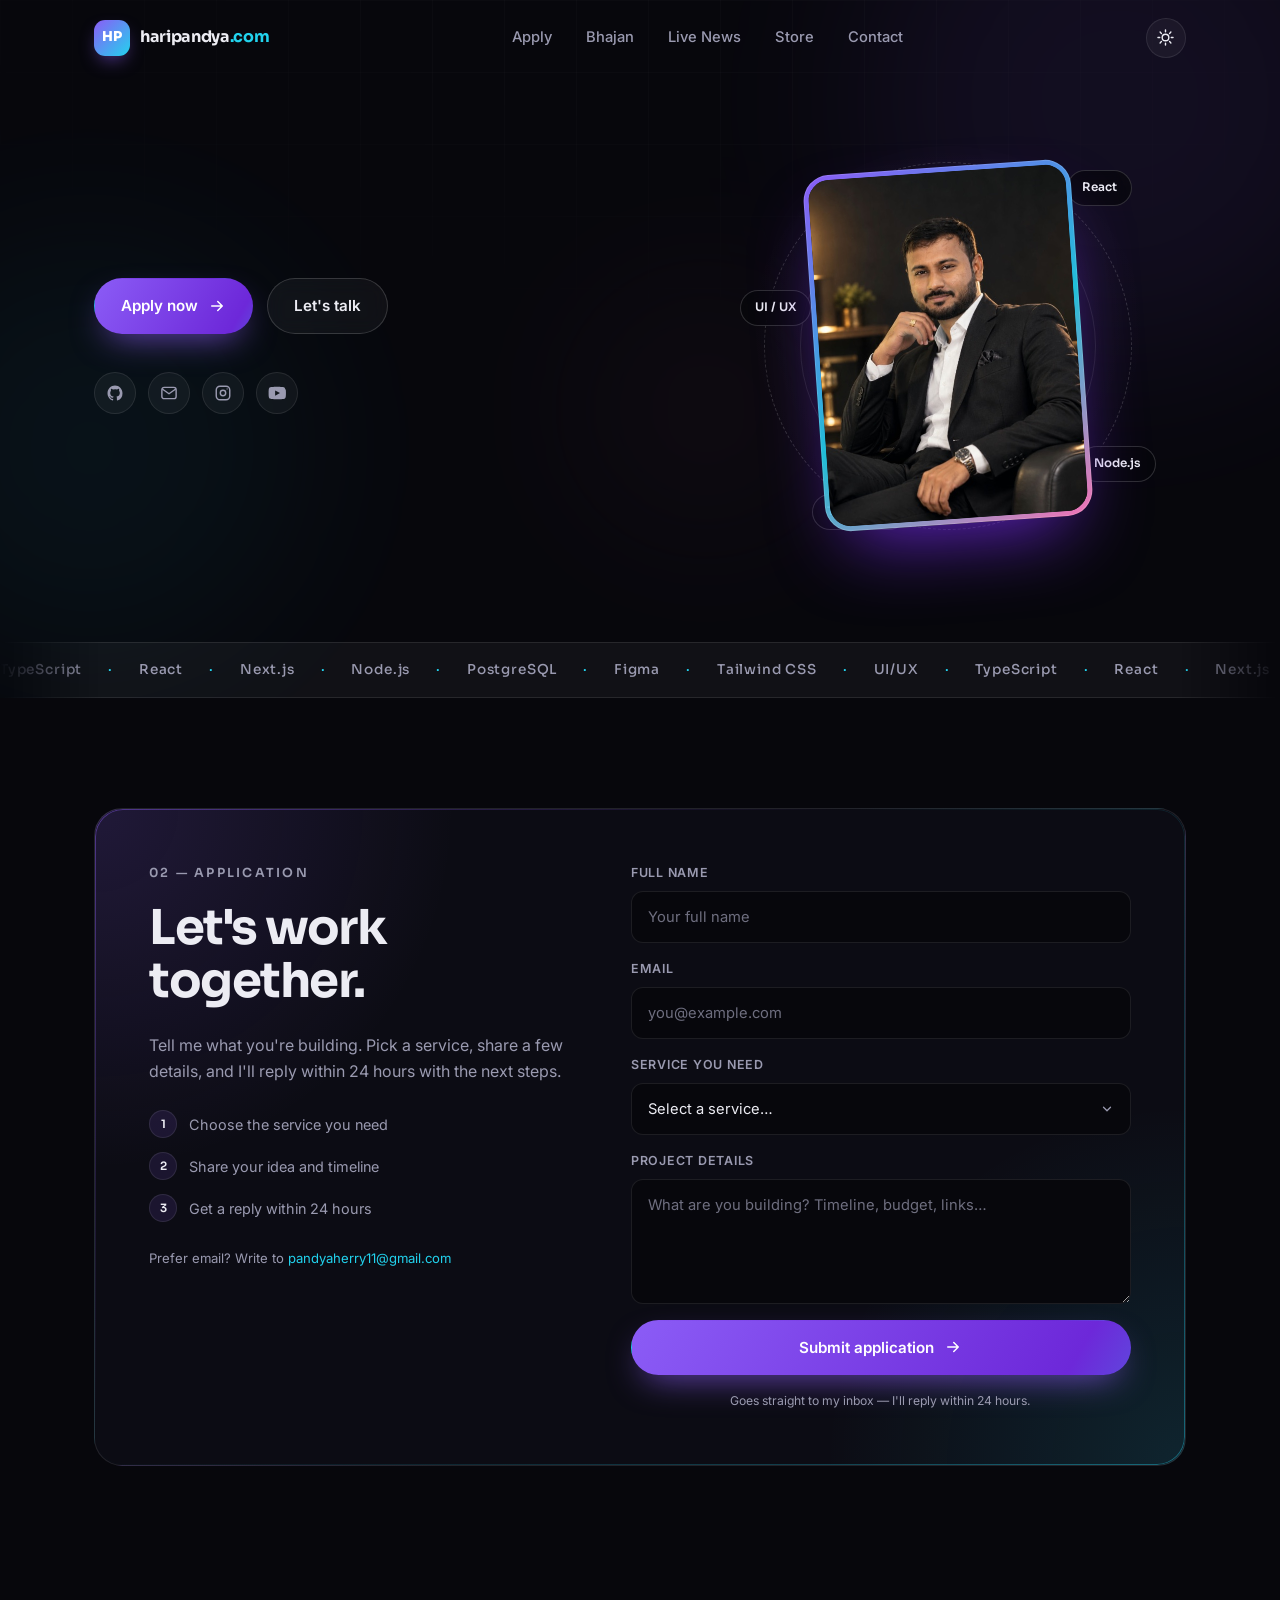
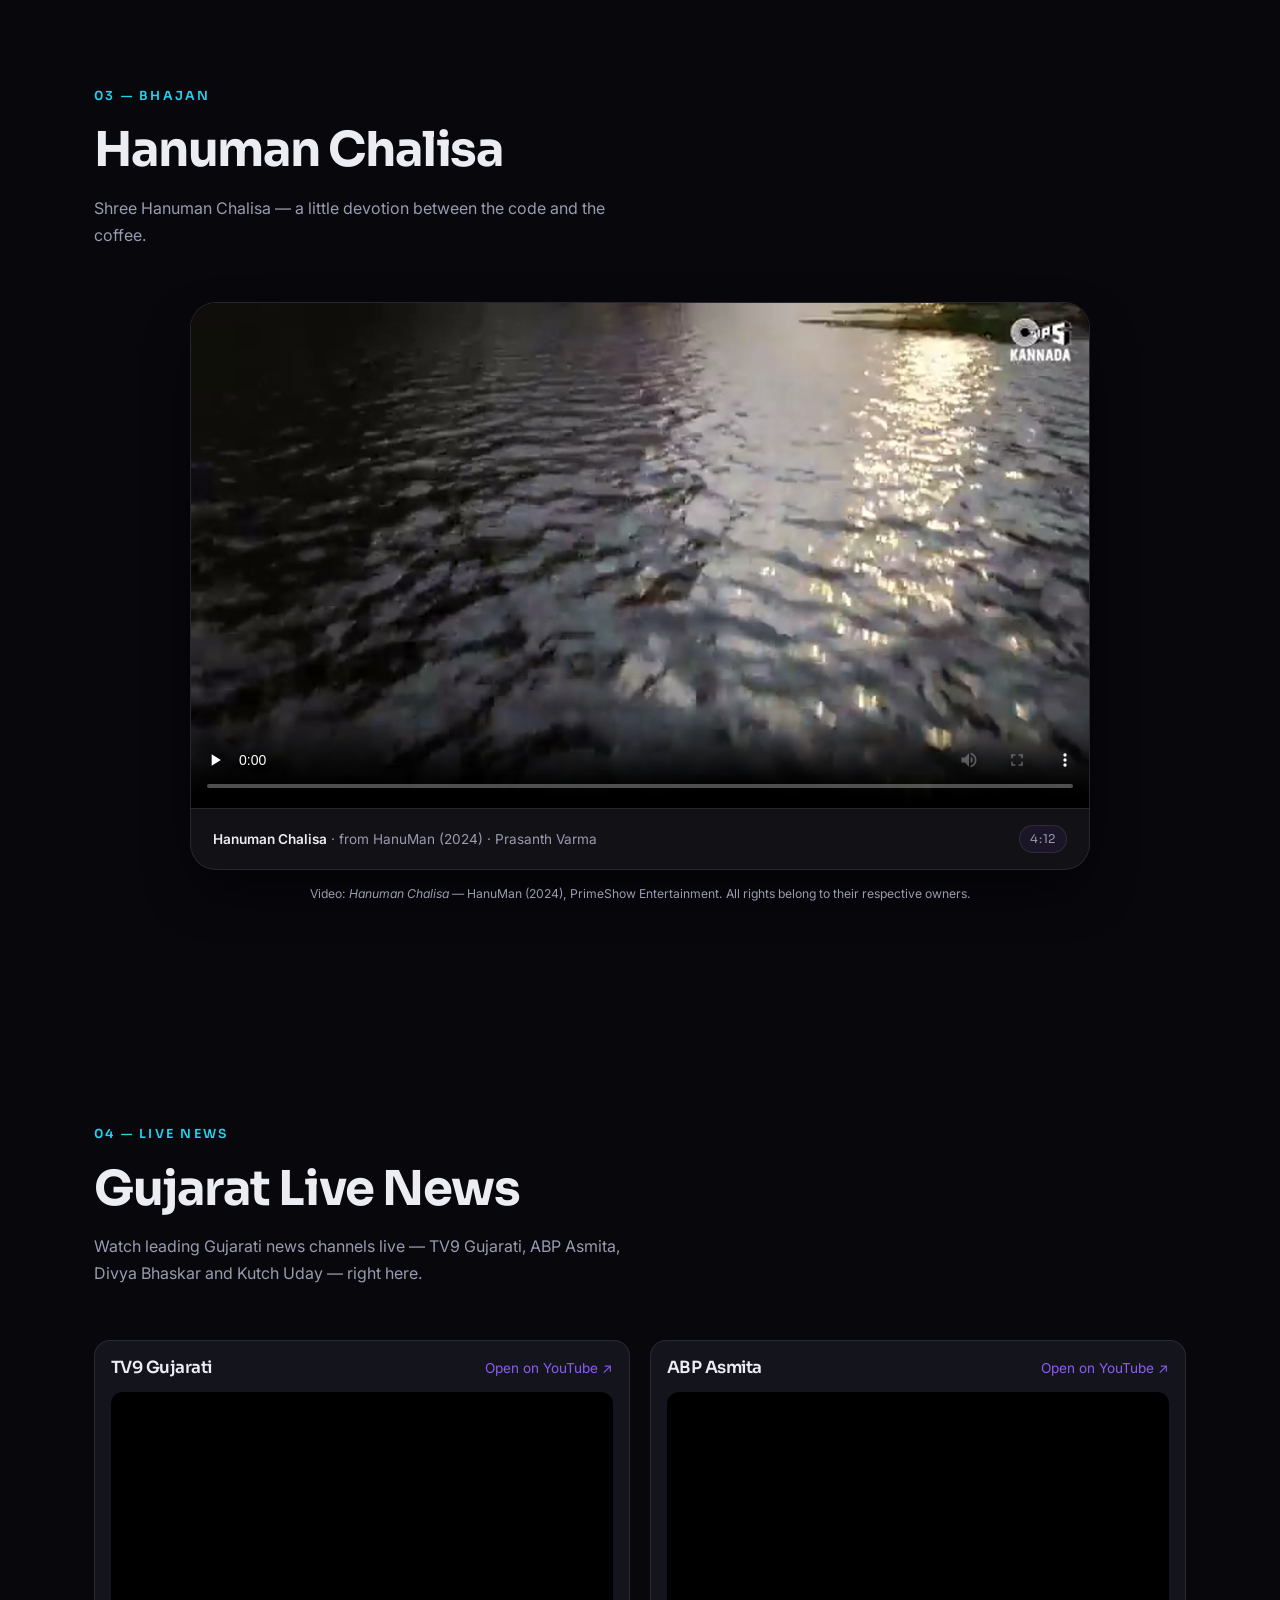
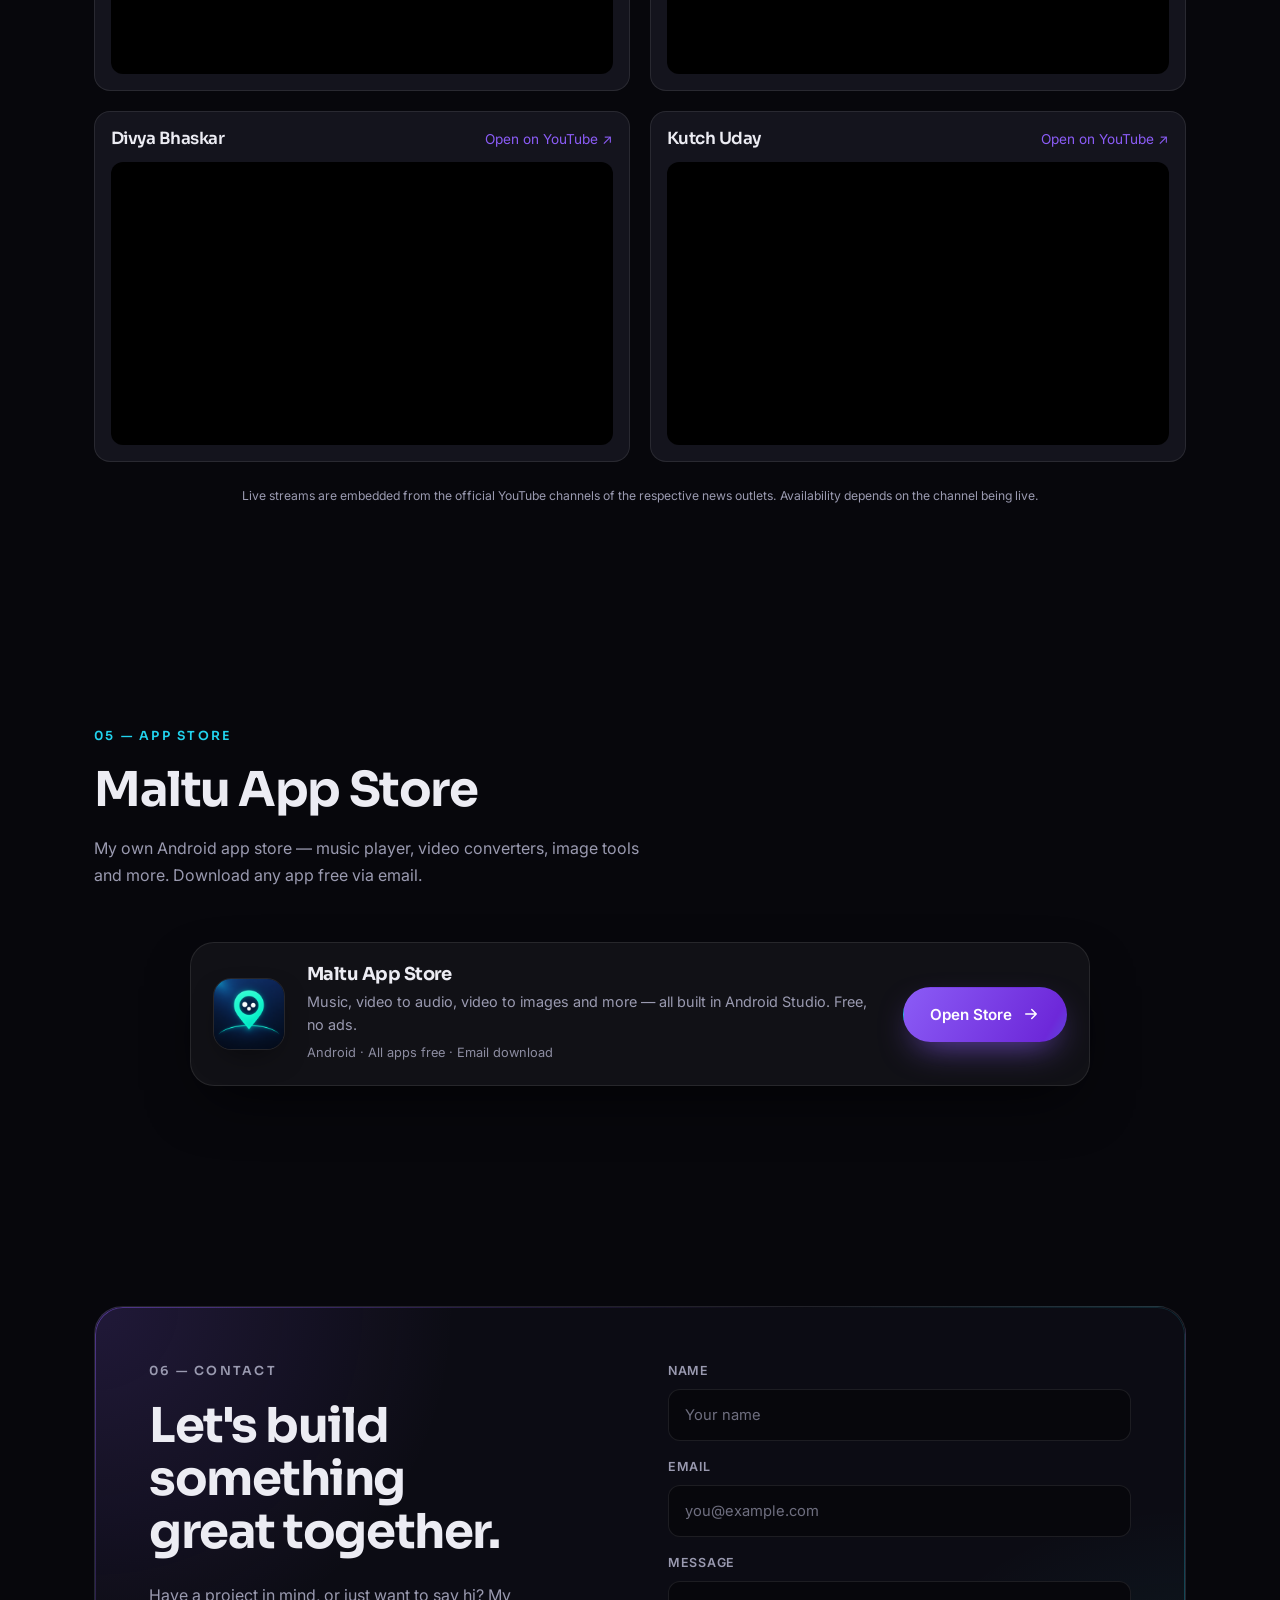
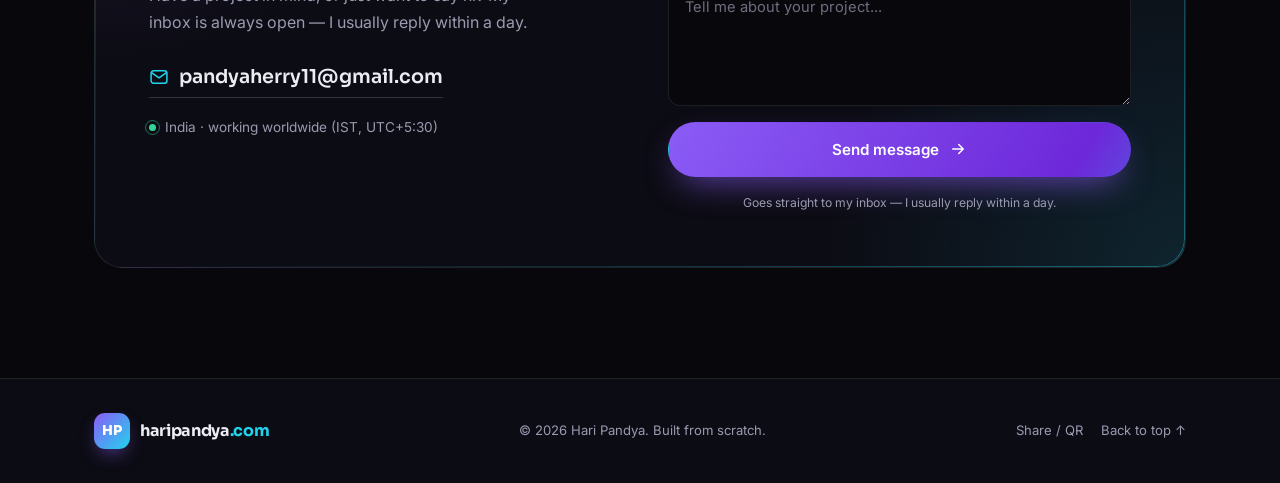
<file: index.html>
<!DOCTYPE html>
<html lang="en" data-theme="dark">
<head>
  <meta charset="UTF-8" />
  <meta name="viewport" content="width=device-width, initial-scale=1.0" />
  <title>Hari Pandya — Developer &amp; Designer</title>
  <meta name="description" content="Hari Pandya — full-stack developer and designer building fast, accessible and beautiful digital experiences. Based in India, working worldwide." />
  <meta name="theme-color" content="#08080c" />

  <!-- Open Graph / social preview -->
  <meta property="og:title" content="Hari Pandya — Developer &amp; Designer" />
  <meta property="og:description" content="Full-stack developer & designer crafting fast, accessible and beautiful digital experiences." />
  <meta property="og:type" content="website" />
  <meta property="og:url" content="https://pandyaherry11.github.io/haripandya/" />
  <meta property="og:image" content="https://pandyaherry11.github.io/haripandya/assets/hari-pandya.jpg" />
  <meta property="og:image:alt" content="Portrait of Hari Pandya" />
  <meta name="twitter:card" content="summary_large_image" />
  <meta name="twitter:image" content="https://pandyaherry11.github.io/haripandya/assets/hari-pandya.jpg" />

  <link rel="icon" href="data:image/svg+xml,%3Csvg xmlns='http://www.w3.org/2000/svg' viewBox='0 0 100 100'%3E%3Crect width='100' height='100' rx='24' fill='%238b5cf6'/%3E%3Ctext x='50' y='68' font-family='Arial,sans-serif' font-size='46' font-weight='bold' fill='white' text-anchor='middle'%3EHP%3C/text%3E%3C/svg%3E" />

  <link rel="preconnect" href="https://fonts.googleapis.com" />
  <link rel="preconnect" href="https://fonts.gstatic.com" crossorigin />
  <link href="https://fonts.googleapis.com/css2?family=Sora:wght@400;500;600;700;800&family=Inter:wght@400;500;600&display=swap" rel="stylesheet" />

  <link rel="stylesheet" href="style.css" />
</head>
<body>
  <a class="skip-link" href="#main">Skip to content</a>

  <!-- ============ HEADER ============ -->
  <header class="site-header" id="site-header">
    <div class="container header-inner">
      <a href="#home" class="logo" aria-label="Hari Pandya — home">
        <span class="logo-mark">HP</span>
        <span class="logo-text">haripandya<span class="logo-dot">.com</span></span>
      </a>

      <nav class="nav" id="nav" aria-label="Main navigation">
        <a href="#apply" class="nav-link">Apply</a>
        <a href="#video" class="nav-link">Bhajan</a>
        <a href="#news" class="nav-link">Live News</a>
        <a href="https://pandyaherry11.github.io/maltu-app-store/" class="nav-link" target="_blank" rel="noopener">Store</a>
        <a href="#contact" class="nav-link">Contact</a>
      </nav>

      <div class="header-actions">
        <button class="theme-toggle" id="theme-toggle" type="button" aria-label="Switch theme" aria-pressed="false">
          <svg class="icon-sun" viewBox="0 0 24 24" fill="none" stroke="currentColor" stroke-width="1.8" stroke-linecap="round" aria-hidden="true">
            <circle cx="12" cy="12" r="4.2" />
            <path d="M12 2.5v2.2M12 19.3v2.2M2.5 12h2.2M19.3 12h2.2M5.2 5.2l1.6 1.6M17.2 17.2l1.6 1.6M18.8 5.2l-1.6 1.6M6.8 17.2l-1.6 1.6" />
          </svg>
          <svg class="icon-moon" viewBox="0 0 24 24" fill="none" stroke="currentColor" stroke-width="1.8" stroke-linecap="round" stroke-linejoin="round" aria-hidden="true">
            <path d="M20.5 14.2A8.6 8.6 0 0 1 9.8 3.5a8.6 8.6 0 1 0 10.7 10.7Z" />
          </svg>
        </button>

        <button class="menu-toggle" id="menu-toggle" type="button" aria-label="Open menu" aria-expanded="false" aria-controls="nav">
          <span></span><span></span>
        </button>
      </div>
    </div>
  </header>

  <main id="main">
    <!-- ============ HERO ============ -->
    <section class="hero" id="home">
      <div class="hero-bg" aria-hidden="true">
        <span class="orb orb-1"></span>
        <span class="orb orb-2"></span>
        <span class="orb orb-3"></span>
        <span class="grid-lines"></span>
      </div>

      <div class="container hero-inner">
        <div class="hero-copy">
          <div class="cta">
            <a href="#apply" class="btn btn-primary">
              Apply now
              <svg viewBox="0 0 24 24" fill="none" stroke="currentColor" stroke-width="2" stroke-linecap="round" stroke-linejoin="round" aria-hidden="true">
                <path d="M5 12h14M13 6l6 6-6 6" />
              </svg>
            </a>
            <a href="#contact" class="btn btn-ghost">Let's talk</a>
          </div>

          <ul class="socials" aria-label="Social links">
            <li>
              <a href="https://github.com/pandyaherry11" target="_blank" rel="noopener" aria-label="GitHub">
                <svg viewBox="0 0 24 24" fill="currentColor" aria-hidden="true"><path d="M12 2C6.48 2 2 6.58 2 12.23c0 4.52 2.87 8.35 6.84 9.7.5.1.68-.22.68-.49v-1.72c-2.78.62-3.37-1.37-3.37-1.37-.45-1.18-1.11-1.5-1.11-1.5-.91-.63.07-.62.07-.62 1 .07 1.53 1.05 1.53 1.05.9 1.57 2.36 1.12 2.94.85.09-.66.35-1.12.63-1.38-2.22-.26-4.56-1.14-4.56-5.06 0-1.12.39-2.03 1.03-2.75-.1-.26-.45-1.3.1-2.71 0 0 .84-.27 2.75 1.05a9.3 9.3 0 0 1 2.5-.34c.85 0 1.71.12 2.5.34 1.91-1.32 2.75-1.05 2.75-1.05.55 1.41.2 2.45.1 2.71.64.72 1.03 1.63 1.03 2.75 0 3.93-2.34 4.8-4.57 5.05.36.32.68.94.68 1.9v2.82c0 .27.18.6.69.49A10.25 10.25 0 0 0 22 12.23C22 6.58 17.52 2 12 2Z"/></svg>
              </a>
            </li>
            <li>
              <a href="mailto:pandyaherry11@gmail.com" aria-label="Email">
                <svg viewBox="0 0 24 24" fill="none" stroke="currentColor" stroke-width="1.9" stroke-linecap="round" stroke-linejoin="round" aria-hidden="true"><rect x="2.5" y="4.5" width="19" height="15" rx="3"/><path d="m3.5 7 8.5 6 8.5-6"/></svg>
              </a>
            </li>
            <li>
              <a href="https://www.instagram.com/pandyaherry11" target="_blank" rel="noopener" aria-label="Instagram">
                <svg viewBox="0 0 24 24" fill="none" stroke="currentColor" stroke-width="1.9" stroke-linecap="round" stroke-linejoin="round" aria-hidden="true"><rect x="3" y="3" width="18" height="18" rx="5"/><circle cx="12" cy="12" r="3.6"/><circle cx="17.5" cy="6.5" r="0.8" fill="currentColor" stroke="none"/></svg>
              </a>
            </li>
            <li>
              <a href="https://www.youtube.com/@haripandya" target="_blank" rel="noopener" aria-label="YouTube">
                <svg viewBox="0 0 24 24" fill="currentColor" aria-hidden="true"><path d="M23 7.2s-.2-1.6-.9-2.3c-.9-.9-1.9-.9-2.4-1C16.2 3.5 12 3.5 12 3.5s-4.2 0-7.7.4c-.5.1-1.5.1-2.4 1C1.2 5.6 1 7.2 1 7.2S.8 9.1.8 11v1.9c0 1.9.2 3.8.2 3.8s.2 1.6.9 2.3c.9.9 2.1.9 2.6 1 1.9.2 8.2.4 8.2.4s4.2 0 7.7-.4c.5-.1 1.5-.1 2.4-1 .7-.7.9-2.3.9-2.3s.2-1.9.2-3.8V11c0-1.9-.2-3.8-.2-3.8zM9.5 15.5v-7l6.5 3.5-6.5 3.5z"/></svg>
              </a>
            </li>
          </ul>
        </div>

        <div class="hero-visual reveal">
          <div class="orbit">
            <span class="ring ring-1" aria-hidden="true"></span>
            <span class="ring ring-2" aria-hidden="true"></span>
            <span class="ring ring-3" aria-hidden="true"></span>

            <figure class="portrait">
              <img
                src="assets/hari-pandya.jpg"
                srcset="assets/hari-pandya-720.jpg 720w, assets/hari-pandya.jpg 1024w"
                sizes="(max-width: 980px) 240px, 260px"
                alt="Hari Pandya"
                width="1024"
                height="1536"
                fetchpriority="high"
                decoding="async"
              />
            </figure>

            <span class="chip chip-1" aria-hidden="true">React</span>
            <span class="chip chip-2" aria-hidden="true">UI / UX</span>
            <span class="chip chip-3" aria-hidden="true">Node.js</span>
            <span class="chip chip-4" aria-hidden="true">TypeScript</span>
          </div>
        </div>
      </div>

      <div class="marquee" aria-hidden="true">
        <div class="marquee-track">
          <span>TypeScript</span><span>·</span><span>React</span><span>·</span><span>Next.js</span><span>·</span><span>Node.js</span><span>·</span><span>PostgreSQL</span><span>·</span><span>Figma</span><span>·</span><span>Tailwind CSS</span><span>·</span><span>UI/UX</span><span>·</span>
          <span>TypeScript</span><span>·</span><span>React</span><span>·</span><span>Next.js</span><span>·</span><span>Node.js</span><span>·</span><span>PostgreSQL</span><span>·</span><span>Figma</span><span>·</span><span>Tailwind CSS</span><span>·</span><span>UI/UX</span><span>·</span>
        </div>
      </div>
    </section>


    <!-- ============ APPLICATION ============ -->
    <section class="section" id="apply">
      <div class="container">
        <div class="apply-panel reveal">
          <div class="apply-copy">
            <p class="label">02 — Application</p>
            <h2 class="section-title">Let's work<br />together.</h2>
            <p>
              Tell me what you're building. Pick a service, share a few details,
              and I'll reply within 24 hours with the next steps.
            </p>

            <ul class="apply-points">
              <li><span>1</span> Choose the service you need</li>
              <li><span>2</span> Share your idea and timeline</li>
              <li><span>3</span> Get a reply within 24 hours</li>
            </ul>

            <p class="apply-note">
              Prefer email? Write to
              <a href="mailto:pandyaherry11@gmail.com">pandyaherry11@gmail.com</a>
            </p>
          </div>

          <form class="apply-form" id="apply-form" novalidate>
            <input type="text" name="_honey" class="hp-field" tabindex="-1" autocomplete="off" aria-hidden="true" />

            <div class="field">
              <label for="apply-name">Full name</label>
              <input
                type="text"
                id="apply-name"
                name="name"
                placeholder="Your full name"
                required
                autocomplete="name"
              />
            </div>

            <div class="field">
              <label for="apply-email">Email</label>
              <input
                type="email"
                id="apply-email"
                name="email"
                placeholder="you@example.com"
                required
                autocomplete="email"
              />
            </div>

            <div class="field">
              <label for="apply-service">Service you need</label>
              <select id="apply-service" name="service" required>
                <option value="" selected>Select a service…</option>
                <option value="Website development">Website development</option>
                <option value="Mobile app">Mobile app</option>
                <option value="UI / UX design">UI / UX design</option>
                <option value="SEO &amp; performance">SEO &amp; performance</option>
                <option value="Custom software">Custom software</option>
                <option value="Something else">Something else</option>
              </select>
            </div>

            <div class="field">
              <label for="apply-message">Project details</label>
              <textarea
                id="apply-message"
                name="message"
                rows="4"
                placeholder="What are you building? Timeline, budget, links…"
                required
              ></textarea>
            </div>

            <button type="submit" class="btn btn-primary btn-block">
              Submit application
              <svg viewBox="0 0 24 24" fill="none" stroke="currentColor" stroke-width="2" stroke-linecap="round" stroke-linejoin="round" aria-hidden="true">
                <path d="M5 12h14M13 6l6 6-6 6" />
              </svg>
            </button>

            <p class="form-hint">Goes straight to my inbox — I'll reply within 24 hours.</p>
          </form>
        </div>
      </div>
    </section>

    <!-- ============ VIDEO ============ -->
    <section class="section" id="video">
      <div class="container">
        <div class="section-head reveal">
          <p class="label">03 — Bhajan</p>
          <h2 class="section-title">Hanuman Chalisa</h2>
          <p class="section-sub">
            Shree Hanuman Chalisa — a little devotion between the code and the coffee.
          </p>
        </div>

        <div class="video-card reveal">
          <video
            class="video-player"
            controls
            playsinline
            preload="none"
            poster="assets/video/hanuman-poster.jpg"
            aria-label="Hanuman Chalisa video"
          >
            <source src="assets/video/hanuman-chalisa.mp4" type="video/mp4" />
            Tumhara browser video support nahi karta —
            <a href="assets/video/hanuman-chalisa.mp4">video download karo</a>.
          </video>

          <div class="video-meta">
            <p>
              <em>Hanuman Chalisa</em> · from HanuMan (2024) · Prasanth Varma
            </p>
            <span class="video-time">4:12</span>
          </div>
        </div>

        <p class="video-credit reveal">
          Video: <em>Hanuman Chalisa</em> — HanuMan (2024), PrimeShow Entertainment.
          All rights belong to their respective owners.
        </p>
      </div>
    </section>

    <!-- ============ LIVE NEWS ============ -->
    <section class="section" id="news">
      <div class="container">
        <div class="section-head reveal">
          <p class="label">04 — Live News</p>
          <h2 class="section-title">Gujarat Live News</h2>
          <p class="section-sub">
            Watch leading Gujarati news channels live — TV9 Gujarati, ABP Asmita,
            Divya Bhaskar and Kutch Uday — right here.
          </p>
        </div>

        <div class="news-grid">
          <article class="news-card reveal">
            <div class="news-head">
              <h3>TV9 Gujarati</h3>
              <a class="news-link" href="https://www.youtube.com/@TV9GujaratiNews/live" target="_blank" rel="noopener">Open on YouTube ↗</a>
            </div>
            <div class="news-frame">
              <iframe
                src="https://www.youtube.com/embed/live_stream?channel=UCeJWZgSMlzqYEDytDnvzHnw"
                title="TV9 Gujarati Live"
                loading="lazy"
                allow="accelerometer; autoplay; clipboard-write; encrypted-media; gyroscope; picture-in-picture; web-share"
                allowfullscreen
                referrerpolicy="strict-origin-when-cross-origin"
              ></iframe>
            </div>
          </article>

          <article class="news-card reveal">
            <div class="news-head">
              <h3>ABP Asmita</h3>
              <a class="news-link" href="https://www.youtube.com/@ABPAsmitaTV/live" target="_blank" rel="noopener">Open on YouTube ↗</a>
            </div>
            <div class="news-frame">
              <iframe
                src="https://www.youtube.com/embed/live_stream?channel=UC3C6_1ETXfE807LltDbKYxg"
                title="ABP Asmita Live"
                loading="lazy"
                allow="accelerometer; autoplay; clipboard-write; encrypted-media; gyroscope; picture-in-picture; web-share"
                allowfullscreen
                referrerpolicy="strict-origin-when-cross-origin"
              ></iframe>
            </div>
          </article>

          <article class="news-card reveal">
            <div class="news-head">
              <h3>Divya Bhaskar</h3>
              <a class="news-link" href="https://www.youtube.com/@DivyaBhaskarGroup/live" target="_blank" rel="noopener">Open on YouTube ↗</a>
            </div>
            <div class="news-frame">
              <iframe
                src="https://www.youtube.com/embed/live_stream?channel=UCUEKJWwvJiUU_uenEWfEKug"
                title="Divya Bhaskar Live"
                loading="lazy"
                allow="accelerometer; autoplay; clipboard-write; encrypted-media; gyroscope; picture-in-picture; web-share"
                allowfullscreen
                referrerpolicy="strict-origin-when-cross-origin"
              ></iframe>
            </div>
          </article>

          <article class="news-card reveal">
            <div class="news-head">
              <h3>Kutch Uday</h3>
              <a class="news-link" href="https://www.youtube.com/@kutchudaynews/live" target="_blank" rel="noopener">Open on YouTube ↗</a>
            </div>
            <div class="news-frame">
              <iframe
                src="https://www.youtube.com/embed/live_stream?channel=UCmJTFAVtNb3kRQsis3RVhug"
                title="Kutch Uday Live"
                loading="lazy"
                allow="accelerometer; autoplay; clipboard-write; encrypted-media; gyroscope; picture-in-picture; web-share"
                allowfullscreen
                referrerpolicy="strict-origin-when-cross-origin"
              ></iframe>
            </div>
          </article>
        </div>

        <p class="video-credit reveal" style="margin-top:24px">
          Live streams are embedded from the official YouTube channels of the respective news outlets.
          Availability depends on the channel being live.
        </p>
      </div>
    </section>

    <!-- ============ APP STORE ============ -->
    <section class="section" id="app">
      <div class="container">
        <div class="section-head reveal">
          <p class="label">05 — App Store</p>
          <h2 class="section-title">Maltu App Store</h2>
          <p class="section-sub">
            My own Android app store — music player, video converters, image tools and more.
            Download any app free via email.
          </p>
        </div>

        <div class="app-card reveal">
          <img class="app-icon" src="assets/family-map-icon.png" alt="Maltu App Store" width="72" height="72" />
          <div class="app-info">
            <h3>Maltu App Store</h3>
            <p>Music, video to audio, video to images and more — all built in Android Studio. Free, no ads.</p>
            <p class="app-note">Android · All apps free · Email download</p>
          </div>
          <div class="app-downloads">
            <a class="btn btn-primary app-download" href="https://pandyaherry11.github.io/maltu-app-store/" target="_blank" rel="noopener">
              Open Store
              <svg viewBox="0 0 24 24" fill="none" stroke="currentColor" stroke-width="2" stroke-linecap="round" stroke-linejoin="round" aria-hidden="true"><path d="M5 12h14M13 6l6 6-6 6"/></svg>
            </a>
          </div>
        </div>
      </div>
    </section>

    <!-- ============ CONTACT ============ -->
    <section class="section" id="contact">
      <div class="container">
        <div class="contact-panel reveal">
          <div class="contact-copy">
            <p class="label">06 — Contact</p>
            <h2 class="section-title">Let's build something<br />great together.</h2>
            <p>
              Have a project in mind, or just want to say hi? My inbox is always open —
              I usually reply within a day.
            </p>
            <a class="mail-link" href="mailto:pandyaherry11@gmail.com">
              <svg viewBox="0 0 24 24" fill="none" stroke="currentColor" stroke-width="1.8" stroke-linecap="round" stroke-linejoin="round" aria-hidden="true"><rect x="2.5" y="4.5" width="19" height="15" rx="3"/><path d="m3.5 7 8.5 6 8.5-6"/></svg>
              pandyaherry11@gmail.com
            </a>
            <p class="location">
              <span class="dot"></span> India · working worldwide (IST, UTC+5:30)
            </p>
          </div>

          <form class="contact-form" id="contact-form" novalidate>
            <input type="text" name="_honey" class="hp-field" tabindex="-1" autocomplete="off" aria-hidden="true" />

            <div class="field">
              <label for="name">Name</label>
              <input type="text" id="name" name="name" placeholder="Your name" required autocomplete="name" />
            </div>
            <div class="field">
              <label for="email">Email</label>
              <input type="email" id="email" name="email" placeholder="you@example.com" required autocomplete="email" />
            </div>
            <div class="field">
              <label for="message">Message</label>
              <textarea id="message" name="message" rows="4" placeholder="Tell me about your project..." required></textarea>
            </div>
            <button type="submit" class="btn btn-primary btn-block">
              Send message
              <svg viewBox="0 0 24 24" fill="none" stroke="currentColor" stroke-width="2" stroke-linecap="round" stroke-linejoin="round" aria-hidden="true"><path d="M5 12h14M13 6l6 6-6 6"/></svg>
            </button>
            <p class="form-hint">Goes straight to my inbox — I usually reply within a day.</p>
          </form>
        </div>
      </div>
    </section>
  </main>

  <!-- ============ FOOTER ============ -->
  <footer class="site-footer">
    <div class="container footer-inner">
      <a href="#home" class="logo" aria-label="Back to top">
        <span class="logo-mark">HP</span>
        <span class="logo-text">haripandya<span class="logo-dot">.com</span></span>
      </a>
      <p class="copyright">© <span id="year">2026</span> Hari Pandya. Built from scratch.</p>
      <div class="footer-links">
        <a class="back-top" href="share.html">Share / QR</a>
        <a class="back-top" href="#home">Back to top ↑</a>
      </div>
    </div>
  </footer>

  <div class="toast" id="toast" role="status" aria-live="polite"></div>

  <script src="script.js"></script>
</body>
</html>
</file>
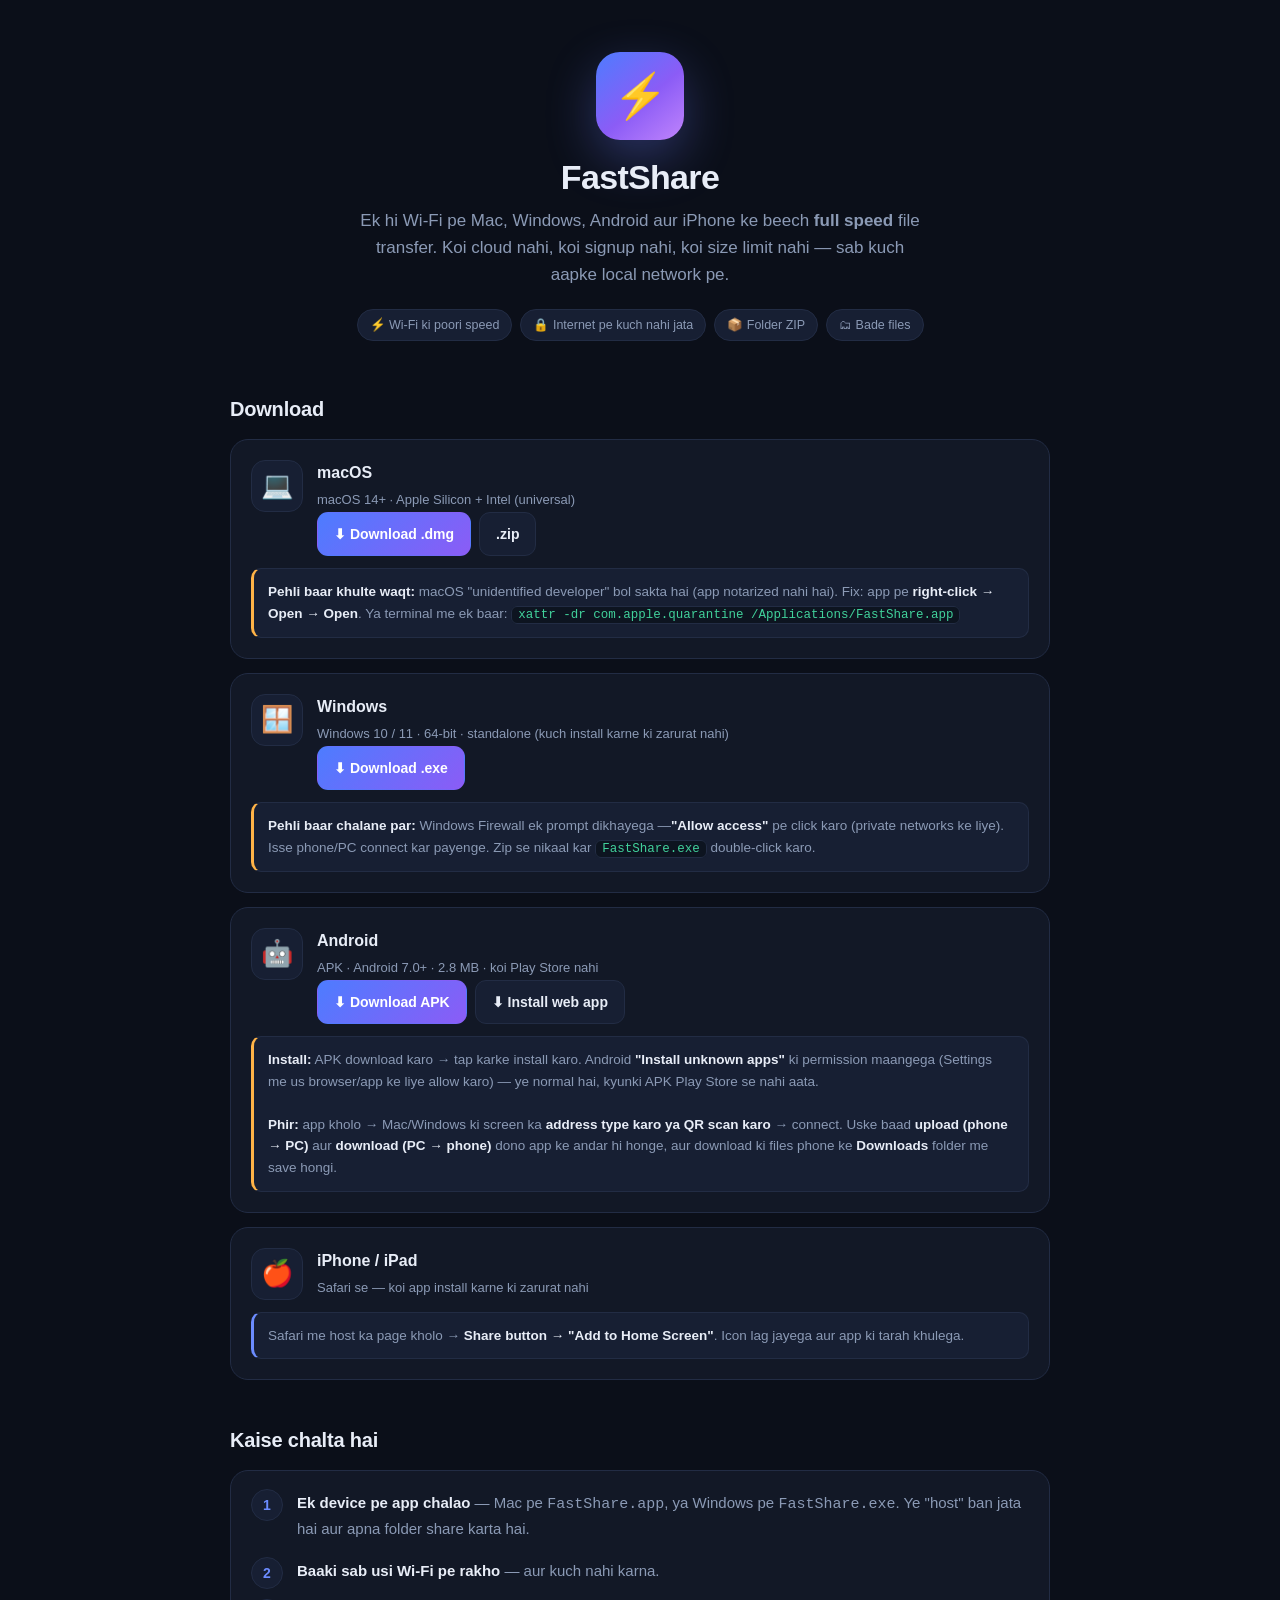
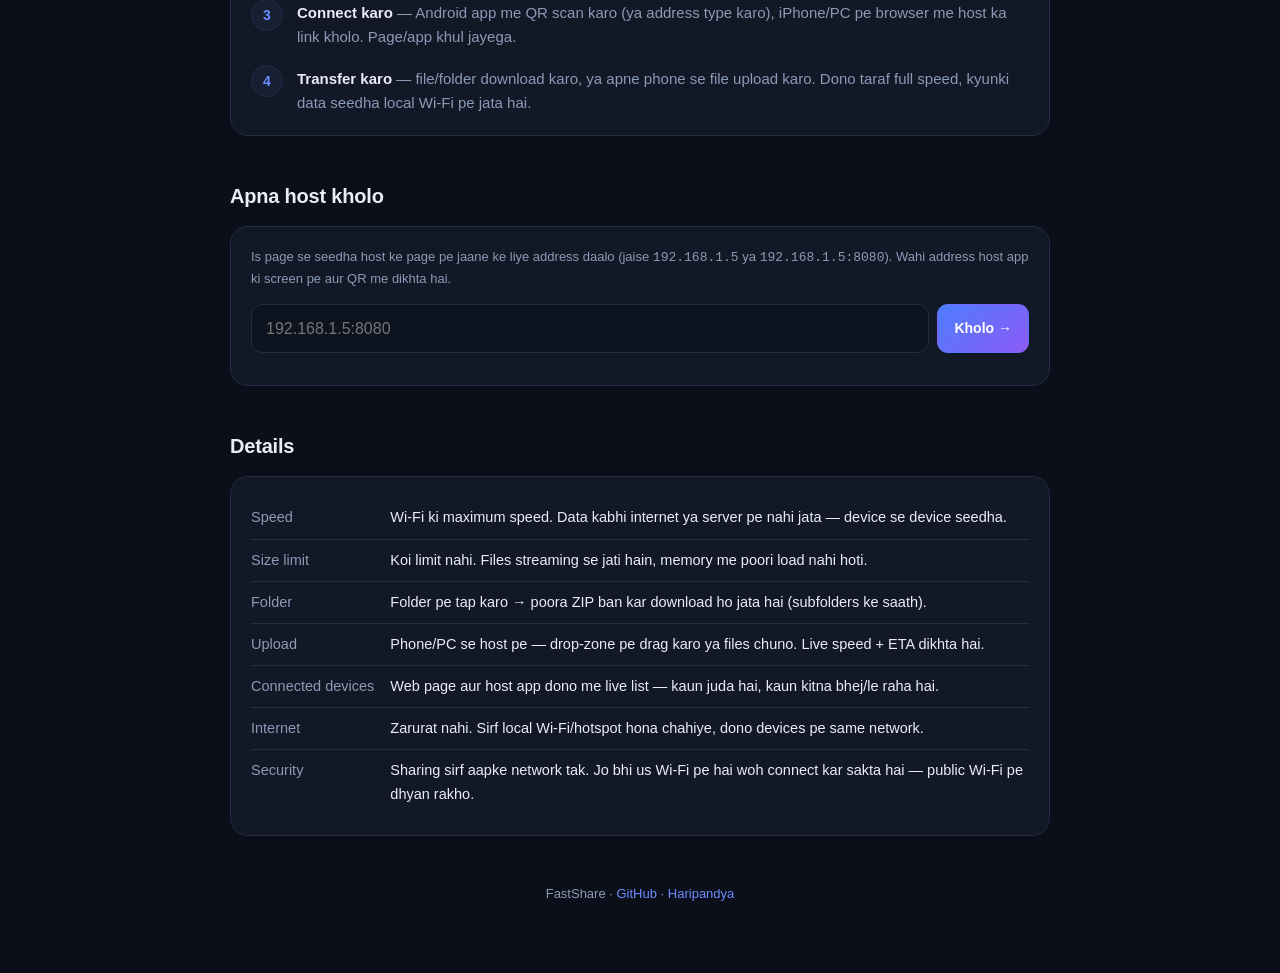
<file: fastshare/index.html>
<!DOCTYPE html>
<html lang="hi">
<head>
<meta charset="utf-8">
<meta name="viewport" content="width=device-width, initial-scale=1, viewport-fit=cover">
<title>FastShare — Mac / Windows / Android pe full speed file transfer</title>
<meta name="description" content="FastShare — ek hi Wi-Fi pe Mac, Windows, Android, iPhone ke beech full speed file transfer. Koi cloud nahi, koi signup nahi. Sab kuch local network pe.">
<meta name="theme-color" content="#0b0f19">
<link rel="manifest" href="manifest.webmanifest">
<link rel="icon" href="favicon-32.png" sizes="32x32">
<link rel="apple-touch-icon" href="apple-touch-icon.png">
<meta name="apple-mobile-web-app-capable" content="yes">
<meta name="mobile-web-app-capable" content="yes">
<meta name="apple-mobile-web-app-status-bar-style" content="black-translucent">
<meta name="apple-mobile-web-app-title" content="FastShare">
<meta property="og:title" content="FastShare — full speed local file transfer">
<meta property="og:description" content="Mac / Windows se iPhone, Android, PC pe full speed file bhejo. Sab kuch aapke local Wi-Fi pe.">
<meta property="og:image" content="icon-512.png">
<meta property="og:type" content="website">
<style>
:root{
  --bg:#0b0f19; --card:#121826; --card2:#171f33; --line:#222c44;
  --text:#e8edf7; --muted:#8b9ab5; --accent:#6c8cff; --accent2:#a86cff;
  --ok:#41d19b; --warn:#ffb347; --danger:#ff6b6b;
}
*{box-sizing:border-box}
html{-webkit-text-size-adjust:100%}
body{
  margin:0;background:var(--bg);
  background-image:radial-gradient(900px 480px at 50% -15%,#182642 0%,rgba(11,15,25,0) 70%);
  color:var(--text);font:16px/1.6 -apple-system,BlinkMacSystemFont,"SF Pro Text","Segoe UI",Roboto,sans-serif;
  padding:0 16px 72px;
}
.wrap{max-width:820px;margin:0 auto}
header{padding:52px 0 8px;text-align:center}
.logo{
  width:88px;height:88px;margin:0 auto 18px;border-radius:24px;
  background:linear-gradient(140deg,#4d7cff,#8b5cf6 55%,#c084fc);
  display:flex;align-items:center;justify-content:center;font-size:44px;
  box-shadow:0 18px 50px rgba(109,124,255,.32);
}
h1{font-size:34px;line-height:1.15;margin:0 0 10px;letter-spacing:-.02em}
.tag{color:var(--muted);font-size:17px;margin:0 auto;max-width:560px}
.pillrow{display:flex;flex-wrap:wrap;gap:8px;justify-content:center;margin:20px 0 0}
.pill{
  font-size:12.5px;color:var(--muted);background:var(--card2);border:1px solid var(--line);
  padding:5px 12px;border-radius:99px;
}
h2{font-size:20px;margin:44px 0 14px;letter-spacing:-.01em}
.card{
  background:var(--card);border:1px solid var(--line);border-radius:18px;padding:20px;margin-bottom:14px;
}
.dl{display:flex;flex-direction:column;gap:14px}
.plat{display:flex;align-items:center;gap:14px}
.plat .ico{
  width:52px;height:52px;flex:0 0 52px;border-radius:14px;background:var(--card2);
  border:1px solid var(--line);display:flex;align-items:center;justify-content:center;font-size:26px;
}
.plat .txt{min-width:0;flex:1}
.plat .txt b{display:block;font-size:16px}
.plat .txt span{color:var(--muted);font-size:13px}
.btns{display:flex;flex-wrap:wrap;gap:8px}
.btn{
  font:inherit;font-size:14px;font-weight:600;border-radius:11px;border:1px solid var(--line);
  background:var(--card2);color:var(--text);padding:10px 16px;text-decoration:none;
  display:inline-flex;align-items:center;gap:7px;cursor:pointer;transition:.15s;
}
.btn:hover{border-color:#334264}
.btn:active{transform:scale(.97)}
.btn.primary{background:linear-gradient(135deg,#4d7cff,#8b5cf6);border-color:transparent;color:#fff}
.btn.primary:hover{filter:brightness(1.08)}
.btn[disabled]{opacity:.5;cursor:default}
.steps{counter-reset:s;list-style:none;padding:0;margin:0}
.steps li{
  counter-increment:s;position:relative;padding:0 0 18px 46px;color:var(--muted);font-size:15px;
}
.steps li:last-child{padding-bottom:0}
.steps li::before{
  content:counter(s);position:absolute;left:0;top:-2px;width:30px;height:30px;border-radius:50%;
  background:var(--card2);border:1px solid var(--line);color:var(--accent);font-weight:700;font-size:14px;
  display:flex;align-items:center;justify-content:center;
}
.steps li b{color:var(--text)}
.note{
  font-size:13.5px;color:var(--muted);background:var(--card2);border:1px solid var(--line);
  border-left:3px solid var(--warn);border-radius:10px;padding:12px 14px;margin-top:12px;
}
.note b{color:var(--text)}
.note code{
  background:#0d1420;border:1px solid var(--line);border-radius:6px;padding:1px 6px;
  font-family:ui-monospace,SFMono-Regular,Menlo,monospace;font-size:12.5px;color:var(--ok);
}
table{width:100%;border-collapse:collapse;font-size:14.5px}
td{padding:9px 0;border-bottom:1px solid var(--line);vertical-align:top}
tr:last-child td{border-bottom:0}
td:first-child{color:var(--muted);white-space:nowrap;padding-right:16px}
.launcher{display:flex;gap:8px;flex-wrap:wrap;margin-top:14px}
.launcher input{
  font:inherit;flex:1;min-width:200px;background:#0d1420;border:1px solid var(--line);
  border-radius:11px;padding:11px 14px;color:var(--text);outline:none;
}
.launcher input:focus{border-color:var(--accent)}
.muted{color:var(--muted)}
.small{font-size:13px}
footer{text-align:center;color:var(--muted);font-size:13px;padding-top:34px}
footer a{color:var(--accent);text-decoration:none}
@media (min-width:680px){
  .plat{flex-direction:row}
  .plat + .btns{margin-left:66px}
  .dl .row{display:flex;align-items:center;justify-content:space-between;gap:20px}
}
</style>
</head>
<body>
<div class="wrap">

<header>
  <div class="logo">⚡</div>
  <h1>FastShare</h1>
  <p class="tag">
    Ek hi Wi-Fi pe Mac, Windows, Android aur iPhone ke beech <b>full speed</b> file transfer.
    Koi cloud nahi, koi signup nahi, koi size limit nahi — sab kuch aapke local network pe.
  </p>
  <div class="pillrow">
    <span class="pill">⚡ Wi-Fi ki poori speed</span>
    <span class="pill">🔒 Internet pe kuch nahi jata</span>
    <span class="pill">📦 Folder ZIP</span>
    <span class="pill">🗂 Bade files</span>
  </div>
</header>

<h2>Download</h2>

<div class="card">
  <div class="row">
    <div class="plat">
      <div class="ico">💻</div>
      <div class="txt">
        <b>macOS</b>
        <span>macOS 14+ · Apple Silicon + Intel (universal)</span>
      </div>
    </div>
    <div class="btns">
      <a class="btn primary" href="https://github.com/pandyaherry11/haripandya/releases/latest/download/FastShare-macOS.dmg">⬇ Download .dmg</a>
      <a class="btn" href="https://github.com/pandyaherry11/haripandya/releases/latest/download/FastShare-macOS.zip">.zip</a>
    </div>
  </div>
  <div class="note">
    <b>Pehli baar khulte waqt:</b> macOS "unidentified developer" bol sakta hai (app notarized nahi hai).
    Fix: app pe <b>right-click → Open → Open</b>. Ya terminal me ek baar:
    <code>xattr -dr com.apple.quarantine /Applications/FastShare.app</code>
  </div>
</div>

<div class="card">
  <div class="row">
    <div class="plat">
      <div class="ico">🪟</div>
      <div class="txt">
        <b>Windows</b>
        <span>Windows 10 / 11 · 64-bit · standalone (kuch install karne ki zarurat nahi)</span>
      </div>
    </div>
    <div class="btns">
      <a class="btn primary" href="https://github.com/pandyaherry11/haripandya/releases/latest/download/FastShare-Windows-x64.zip">⬇ Download .exe</a>
    </div>
  </div>
  <div class="note">
    <b>Pehli baar chalane par:</b> Windows Firewall ek prompt dikhayega —<b>"Allow access"</b> pe click karo
    (private networks ke liye). Isse phone/PC connect kar payenge. Zip se nikaal kar <code>FastShare.exe</code> double-click karo.
  </div>
</div>

<div class="card">
  <div class="row">
    <div class="plat">
      <div class="ico">🤖</div>
      <div class="txt">
        <b>Android</b>
        <span>APK · Android 7.0+ · 2.8 MB · koi Play Store nahi</span>
      </div>
    </div>
    <div class="btns">
      <a class="btn primary" href="https://github.com/pandyaherry11/haripandya/releases/latest/download/FastShare-Android.apk">⬇ Download APK</a>
      <button class="btn" id="installBtn" hidden>⬇ Install web app</button>
    </div>
  </div>
  <div class="note">
    <b>Install:</b> APK download karo → tap karke install karo. Android <b>"Install unknown apps"</b> ki permission maangega
    (Settings me us browser/app ke liye allow karo) — ye normal hai, kyunki APK Play Store se nahi aata.<br><br>
    <b>Phir:</b> app kholo → Mac/Windows ki screen ka <b>address type karo ya QR scan karo</b> → connect.
    Uske baad <b>upload (phone → PC)</b> aur <b>download (PC → phone)</b> dono app ke andar hi honge,
    aur download ki files phone ke <b>Downloads</b> folder me save hongi.
  </div>
</div>

<div class="card">
  <div class="row">
    <div class="plat">
      <div class="ico">🍎</div>
      <div class="txt">
        <b>iPhone / iPad</b>
        <span>Safari se — koi app install karne ki zarurat nahi</span>
      </div>
    </div>
  </div>
  <div class="note" style="border-left-color:var(--accent)">
    Safari me host ka page kholo → <b>Share button → "Add to Home Screen"</b>.
    Icon lag jayega aur app ki tarah khulega.
  </div>
</div>

<h2>Kaise chalta hai</h2>
<div class="card">
  <ol class="steps">
    <li><b>Ek device pe app chalao</b> — Mac pe <code>FastShare.app</code>, ya Windows pe <code>FastShare.exe</code>.
        Ye "host" ban jata hai aur apna folder share karta hai.</li>
    <li><b>Baaki sab usi Wi-Fi pe rakho</b> — aur kuch nahi karna.</li>
    <li><b>Connect karo</b> — Android app me QR scan karo (ya address type karo), iPhone/PC pe browser me
        host ka link kholo. Page/app khul jayega.</li>
    <li><b>Transfer karo</b> — file/folder download karo, ya apne phone se file upload karo.
        Dono taraf full speed, kyunki data seedha local Wi-Fi pe jata hai.</li>
  </ol>
</div>

<h2>Apna host kholo</h2>
<div class="card">
  <p class="muted small" style="margin:0">
    Is page se seedha host ke page pe jaane ke liye address daalo (jaise <code>192.168.1.5</code> ya <code>192.168.1.5:8080</code>).
    Wahi address host app ki screen pe aur QR me dikhta hai.
  </p>
  <div class="launcher">
    <input id="hostAddr" inputmode="url" autocomplete="off" placeholder="192.168.1.5:8080" aria-label="Host ka address">
    <button class="btn primary" id="openHost">Kholo →</button>
  </div>
  <p class="muted small" style="margin:12px 0 0" id="lastHost"></p>
</div>

<h2>Details</h2>
<div class="card">
  <table>
    <tr><td>Speed</td><td>Wi-Fi ki maximum speed. Data kabhi internet ya server pe nahi jata — device se device seedha.</td></tr>
    <tr><td>Size limit</td><td>Koi limit nahi. Files streaming se jati hain, memory me poori load nahi hoti.</td></tr>
    <tr><td>Folder</td><td>Folder pe tap karo → poora ZIP ban kar download ho jata hai (subfolders ke saath).</td></tr>
    <tr><td>Upload</td><td>Phone/PC se host pe — drop-zone pe drag karo ya files chuno. Live speed + ETA dikhta hai.</td></tr>
    <tr><td>Connected devices</td><td>Web page aur host app dono me live list — kaun juda hai, kaun kitna bhej/le raha hai.</td></tr>
    <tr><td>Internet</td><td>Zarurat nahi. Sirf local Wi-Fi/hotspot hona chahiye, dono devices pe same network.</td></tr>
    <tr><td>Security</td><td>Sharing sirf aapke network tak. Jo bhi us Wi-Fi pe hai woh connect kar sakta hai — public Wi-Fi pe dhyan rakho.</td></tr>
  </table>
</div>

<footer>
  FastShare · <a href="https://github.com/pandyaherry11/haripandya">GitHub</a> ·
  <a href="../">Haripandya</a>
</footer>

</div>

<script>
(function(){
  'use strict';
  var $ = function(s){ return document.querySelector(s); };

  // ---- Address launcher ----
  var KEY = 'fastshare.host';
  var input = $('#hostAddr');
  var last = $('#lastHost');

  function normalize(raw){
    var v = String(raw || '').trim();
    if(!v) return '';
    v = v.replace(/^https?:\/\//i, '').replace(/\/+$/, '');
    if(v.indexOf('/') >= 0) v = v.split('/')[0];
    if(v.indexOf(':') < 0) v = v + ':8080';
    return v;
  }

  function showLast(){
    var saved = '';
    try { saved = localStorage.getItem(KEY) || ''; } catch(e){}
    if(saved){
      last.textContent = 'Pichhli baar: ' + saved;
      if(!input.value) input.value = saved;
    } else {
      last.textContent = '';
    }
  }

  function openHost(){
    var v = normalize(input.value);
    if(!v) { input.focus(); return; }
    try { localStorage.setItem(KEY, v); } catch(e){}
    location.href = 'http://' + v + '/';
  }

  $('#openHost').addEventListener('click', openHost);
  input.addEventListener('keydown', function(e){ if(e.key === 'Enter') openHost(); });
  showLast();

  // ---- PWA install ----
  var deferred = null;
  var installBtn = $('#installBtn');
  window.addEventListener('beforeinstallprompt', function(e){
    e.preventDefault();
    deferred = e;
    installBtn.hidden = false;
  });
  installBtn.addEventListener('click', function(){
    if(!deferred){ return; }
    deferred.prompt();
    deferred.userChoice.then(function(){ deferred = null; installBtn.hidden = true; });
  });
  window.addEventListener('appinstalled', function(){
    installBtn.hidden = true;
  });

  // ---- Service worker (offline shell) ----
  if('serviceWorker' in navigator){
    window.addEventListener('load', function(){
      navigator.serviceWorker.register('sw.js').catch(function(){});
    });
  }
})();
</script>
</body>
</html>
</file>
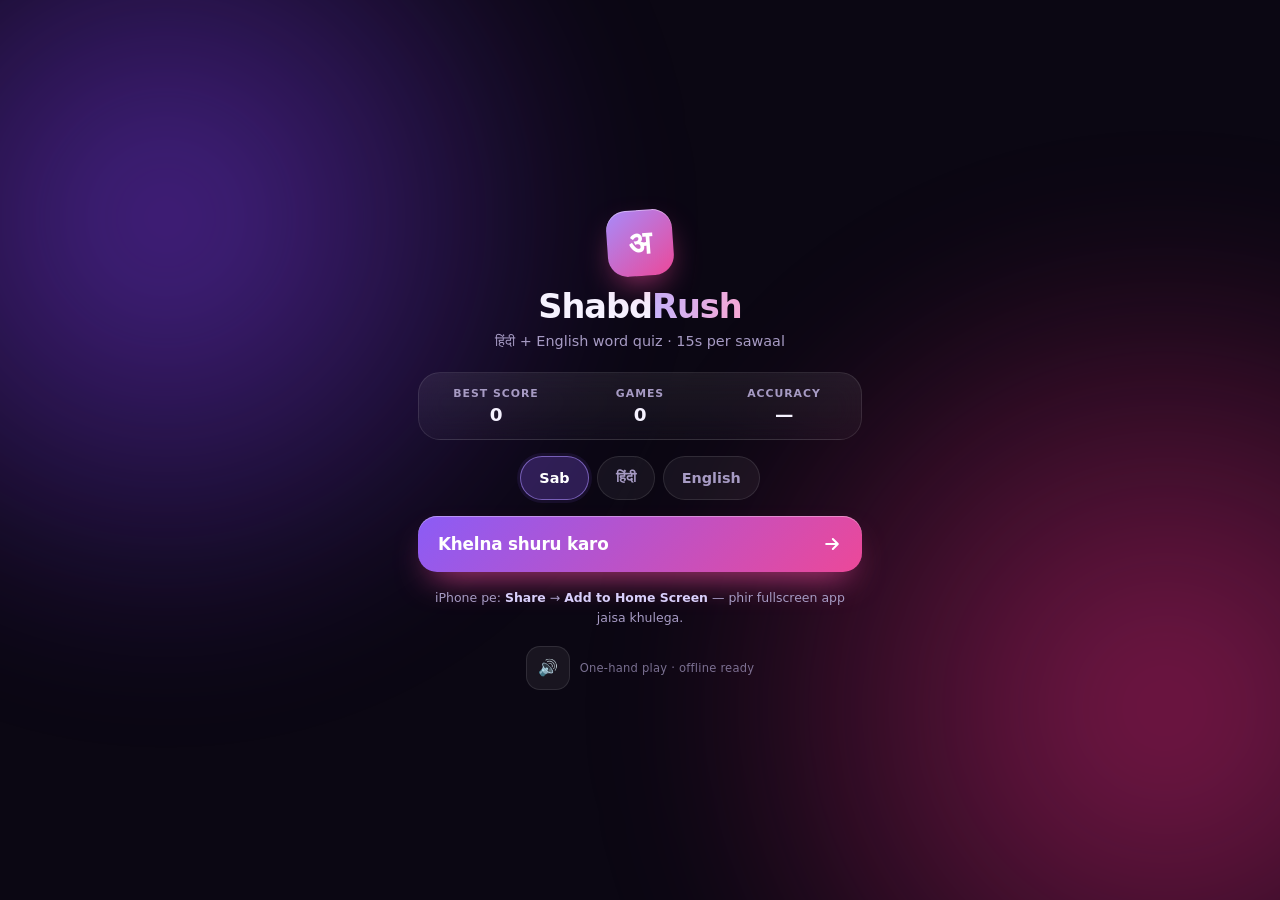
<file: shabd-rush/index.html>
<!doctype html>
<html lang="hi">
<head>
<meta charset="utf-8">
<title>Shabd Rush — Hindi + English Word Quiz</title>
<meta name="viewport" content="width=device-width, initial-scale=1, viewport-fit=cover">
<meta name="theme-color" content="#0b0713">
<meta name="description" content="Shabd Rush — ek fast Hindi + English word quiz. 15 second per sawaal, streak bonus, 50:50 lifeline. Offline chalta hai.">
<link rel="manifest" href="manifest.webmanifest">
<link rel="icon" href="icons/icon.svg" type="image/svg+xml">
<link rel="apple-touch-icon" href="icons/icon-180.png">
<meta name="apple-mobile-web-app-capable" content="yes">
<meta name="mobile-web-app-capable" content="yes">
<meta name="apple-mobile-web-app-status-bar-style" content="black-translucent">
<meta name="apple-mobile-web-app-title" content="Shabd Rush">
<meta name="format-detection" content="telephone=no">
<link rel="stylesheet" href="style.css">
</head>
<body>
<div class="glow" aria-hidden="true">
  <span class="glow__a"></span><span class="glow__b"></span>
</div>

<main class="app">

  <!-- ================= HOME ================= -->
  <section id="home" class="screen active" aria-label="Home">
    <header class="brand">
      <div class="brand__mark" aria-hidden="true">अ</div>
      <h1>Shabd<span>Rush</span></h1>
      <p class="tag">हिंदी + English word quiz · 15s per sawaal</p>
    </header>

    <div class="stats card">
      <div class="stat"><span class="lbl">Best score</span><strong id="bestScore">0</strong></div>
      <div class="stat"><span class="lbl">Games</span><strong id="gamesPlayed">0</strong></div>
      <div class="stat"><span class="lbl">Accuracy</span><strong id="bestAcc">—</strong></div>
    </div>

    <div class="modes" role="group" aria-label="Topic chuno">
      <button class="chip is-on" data-mode="all" aria-pressed="true">Sab</button>
      <button class="chip" data-mode="hindi" aria-pressed="false">हिंदी</button>
      <button class="chip" data-mode="english" aria-pressed="false">English</button>
    </div>

    <button id="playBtn" class="btn btn--play">
      <span>Khelna shuru karo</span>
      <svg viewBox="0 0 24 24" width="20" height="20" aria-hidden="true"><path d="M5 12h13M13 6l6 6-6 6" fill="none" stroke="currentColor" stroke-width="2.4" stroke-linecap="round" stroke-linejoin="round"/></svg>
    </button>

    <p class="hint" id="installHint">
      iPhone pe: <b>Share</b> → <b>Add to Home Screen</b> — phir fullscreen app jaisa khulega.
    </p>

    <footer class="foot">
      <button id="soundBtn" class="iconbtn" aria-label="Sound on/off" aria-pressed="true">🔊</button>
      <span class="foot__txt">One-hand play · offline ready</span>
    </footer>
  </section>

  <!-- ================= GAME ================= -->
  <section id="game" class="screen" aria-label="Quiz">
    <div class="topbar">
      <button id="quitBtn" class="iconbtn iconbtn--sm" aria-label="Game chhodo">✕</button>
      <div class="progress" id="progress" aria-hidden="true"></div>
      <div class="scorepill"><span id="score">0</span></div>
    </div>

    <div class="timer" aria-hidden="true"><div class="timer__fill" id="timerFill"></div></div>

    <div class="hud">
      <span class="streak" id="streak">🔥 <b>0</b> streak</span>
      <span class="mult" id="mult">×1</span>
    </div>

    <div class="qcard card" id="qcard">
      <span class="tagpill" id="qtag">—</span>
      <h2 class="qtext" id="qtext">—</h2>
    </div>

    <div class="options" id="options"></div>

    <p class="why" id="why" hidden></p>

    <div class="gamefoot">
      <button id="fiftyBtn" class="btn btn--ghost btn--fifty">50:50 <span class="badge" id="fiftyBadge">1</span></button>
      <button id="nextBtn" class="btn btn--primary" hidden>Aage →</button>
    </div>
  </section>

  <!-- ================= RESULT ================= -->
  <section id="result" class="screen" aria-label="Result">
    <div class="reshead">
      <p class="eyebrow" id="resEyebrow">Run complete</p>
      <div class="bigscore" id="resScore">0</div>
      <p class="resmsg" id="resMsg">—</p>
    </div>

    <div class="stats card">
      <div class="stat"><span class="lbl">Sahi</span><strong id="resCorrect">0/12</strong></div>
      <div class="stat"><span class="lbl">Accuracy</span><strong id="resAcc">0%</strong></div>
      <div class="stat"><span class="lbl">Best streak</span><strong id="resStreak">0</strong></div>
      <div class="stat"><span class="lbl">Best score</span><strong id="resBest">0</strong></div>
    </div>

    <details class="review card" id="reviewWrap">
      <summary>Galtiyan dekho <span class="revcount" id="revCount"></span></summary>
      <ul id="reviewList"></ul>
    </details>

    <button id="againBtn" class="btn btn--play">
      <span>Phir se khelo</span>
      <svg viewBox="0 0 24 24" width="20" height="20" aria-hidden="true"><path d="M4 12a8 8 0 1 1 2.6 5.9M4 19v-5h5" fill="none" stroke="currentColor" stroke-width="2.4" stroke-linecap="round" stroke-linejoin="round"/></svg>
    </button>
    <button id="shareBtn" class="btn btn--ghost">Score share karo</button>
    <button id="homeBtn" class="linkbtn">Home</button>
  </section>

</main>

<div class="toast" id="toast" role="status" aria-live="polite"></div>
<noscript><p style="color:#fff;padding:24px;font-family:system-ui">Is game ke liye JavaScript on karna padega.</p></noscript>

<script src="questions.js"></script>
<script src="game.js"></script>
</body>
</html>
</file>
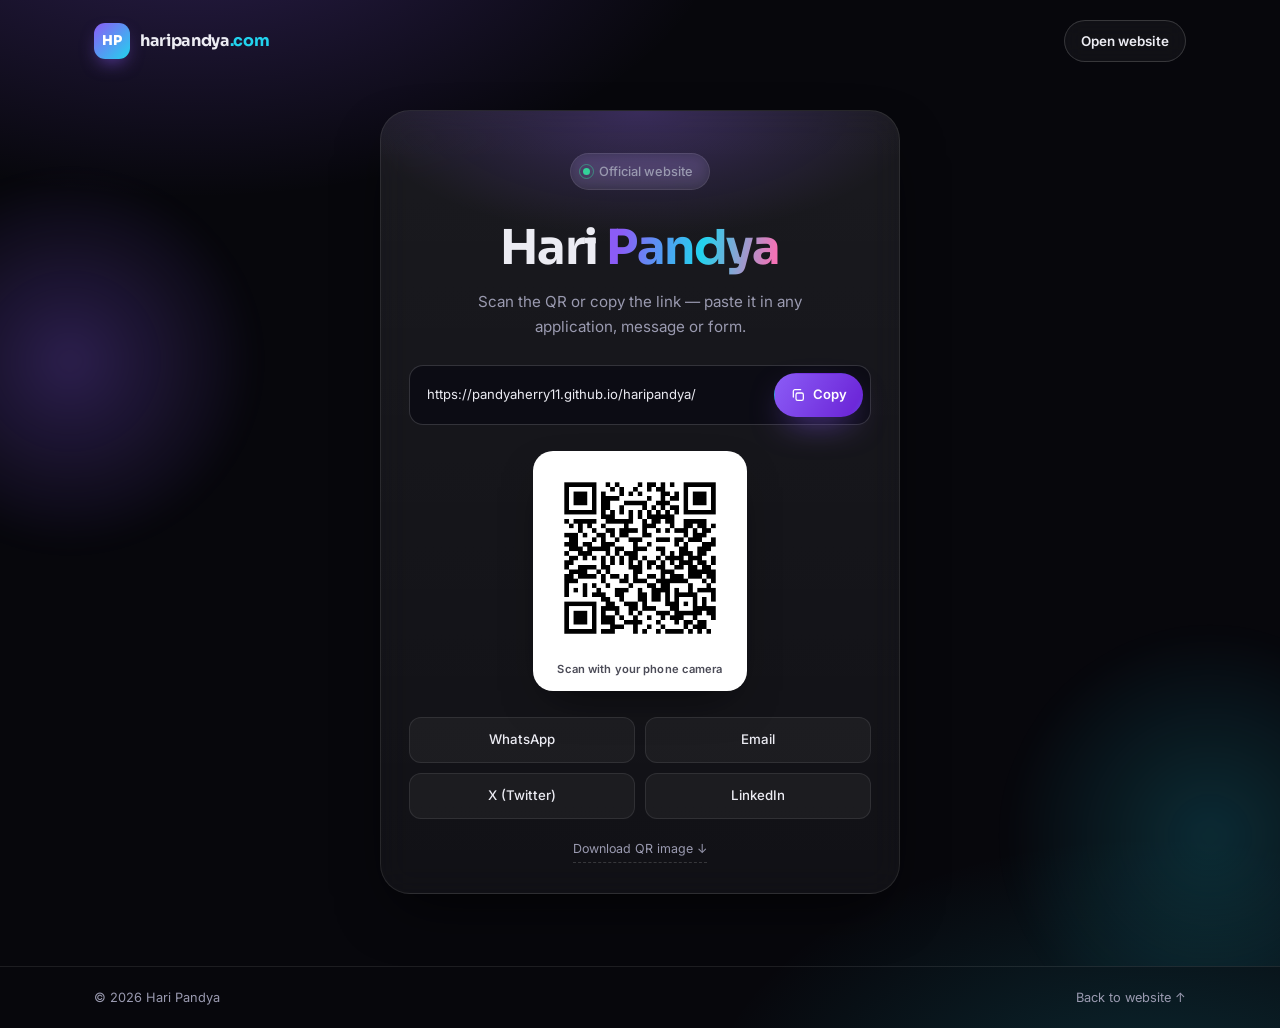
<file: share.html>
<!DOCTYPE html>
<html lang="en" data-theme="dark">
<head>
  <meta charset="UTF-8" />
  <meta name="viewport" content="width=device-width, initial-scale=1.0" />
  <title>Share Hari Pandya — Website Link &amp; QR</title>
  <meta name="description" content="Official website link and QR code for Hari Pandya. Copy the URL or scan the QR to open the site." />
  <meta name="theme-color" content="#08080c" />
  <meta name="robots" content="noindex" />

  <meta property="og:title" content="Hari Pandya — Official Website" />
  <meta property="og:description" content="Copy the link or scan the QR code to open Hari Pandya's official website." />
  <meta property="og:type" content="website" />
  <meta property="og:url" content="https://pandyaherry11.github.io/haripandya/share.html" />
  <meta property="og:image" content="https://pandyaherry11.github.io/haripandya/assets/hari-pandya.jpg" />
  <meta name="twitter:card" content="summary_large_image" />

  <link rel="icon" href="data:image/svg+xml,%3Csvg xmlns='http://www.w3.org/2000/svg' viewBox='0 0 100 100'%3E%3Crect width='100' height='100' rx='24' fill='%238b5cf6'/%3E%3Ctext x='50' y='68' font-family='Arial,sans-serif' font-size='46' font-weight='bold' fill='white' text-anchor='middle'%3EHP%3C/text%3E%3C/svg%3E" />

  <link rel="preconnect" href="https://fonts.googleapis.com" />
  <link rel="preconnect" href="https://fonts.gstatic.com" crossorigin />
  <link href="https://fonts.googleapis.com/css2?family=Sora:wght@400;500;600;700;800&family=Inter:wght@400;500;600&display=swap" rel="stylesheet" />

  <link rel="stylesheet" href="style.css" />
</head>
<body class="share-page">
  <a class="skip-link" href="#share-main">Skip to content</a>

  <header class="share-header">
    <div class="container share-header-inner">
      <a href="index.html" class="logo" aria-label="Hari Pandya — home">
        <span class="logo-mark">HP</span>
        <span class="logo-text">haripandya<span class="logo-dot">.com</span></span>
      </a>
      <a href="index.html" class="btn btn-ghost btn-sm">Open website</a>
    </div>
  </header>

  <main class="share-main" id="share-main">
    <span class="share-orb share-orb-1" aria-hidden="true"></span>
    <span class="share-orb share-orb-2" aria-hidden="true"></span>

    <div class="container">
      <section class="share-card">
        <p class="pill"><span class="dot"></span> Official website</p>

        <h1 class="share-title">Hari <span class="grad">Pandya</span></h1>
        <p class="share-sub">
          Scan the QR or copy the link — paste it in any application, message or form.
        </p>

        <div class="share-url">
          <label class="sr-only" for="site-url">Website URL</label>
          <input id="site-url" type="text" value="https://pandyaherry11.github.io/haripandya/" readonly />
          <button class="btn btn-primary" id="copy-btn" type="button">
            <svg viewBox="0 0 24 24" fill="none" stroke="currentColor" stroke-width="1.9" stroke-linecap="round" stroke-linejoin="round" aria-hidden="true">
              <rect x="9" y="9" width="11" height="11" rx="2.5" />
              <path d="M5 15V6.5A2.5 2.5 0 0 1 7.5 4H16" />
            </svg>
            Copy
          </button>
        </div>

        <figure class="share-qr">
          <img
            src="assets/qr-haripandya.png"
            width="492"
            height="492"
            alt="QR code that opens the Hari Pandya website"
            decoding="async"
          />
          <figcaption>Scan with your phone camera</figcaption>
        </figure>

        <div class="share-actions" aria-label="Share options">
          <a class="share-btn" href="https://wa.me/?text=Hari%20Pandya%20%E2%80%94%20https%3A%2F%2Fpandyaherry11.github.io%2Fharipandya%2F" target="_blank" rel="noopener">
            WhatsApp
          </a>
          <a class="share-btn" href="mailto:?subject=Hari%20Pandya%20%E2%80%94%20Official%20Website&amp;body=https%3A%2F%2Fpandyaherry11.github.io%2Fharipandya%2F">
            Email
          </a>
          <a class="share-btn" href="https://twitter.com/intent/tweet?url=https%3A%2F%2Fpandyaherry11.github.io%2Fharipandya%2F&amp;text=Hari%20Pandya%20%E2%80%94%20Official%20Website" target="_blank" rel="noopener">
            X (Twitter)
          </a>
          <a class="share-btn" href="https://www.linkedin.com/sharing/share-offsite/?url=https%3A%2F%2Fpandyaherry11.github.io%2Fharipandya%2F" target="_blank" rel="noopener">
            LinkedIn
          </a>
        </div>

        <a class="qr-download" href="assets/qr-haripandya.png" download="haripandya-qr.png">
          Download QR image ↓
        </a>
      </section>
    </div>
  </main>

  <footer class="share-footer">
    <div class="container share-footer-inner">
      <p>© <span id="year">2026</span> Hari Pandya</p>
      <a href="index.html">Back to website ↑</a>
    </div>
  </footer>

  <div class="toast" id="toast" role="status" aria-live="polite"></div>

  <script>
    (function () {
      "use strict";

      const siteUrl = "https://pandyaherry11.github.io/haripandya/";
      const input = document.getElementById("site-url");
      const copyBtn = document.getElementById("copy-btn");
      const toast = document.getElementById("toast");
      let toastTimer;

      document.getElementById("year").textContent = new Date().getFullYear();

      const savedTheme = localStorage.getItem("hp-theme");
      if (savedTheme) document.documentElement.setAttribute("data-theme", savedTheme);

      function showToast(message) {
        toast.textContent = message;
        toast.classList.add("show");
        clearTimeout(toastTimer);
        toastTimer = setTimeout(function () {
          toast.classList.remove("show");
        }, 2200);
      }

      function fallbackCopy() {
        input.removeAttribute("readonly");
        input.select();
        input.setSelectionRange(0, input.value.length);
        let ok = false;
        try {
          ok = document.execCommand("copy");
        } catch (err) {
          ok = false;
        }
        input.setAttribute("readonly", "");
        return ok;
      }

      copyBtn.addEventListener("click", function () {
        const done = function () {
          showToast("Link copied — ab kisi bhi form me paste karo.");
          copyBtn.classList.add("copied");
          setTimeout(function () { copyBtn.classList.remove("copied"); }, 1600);
        };

        if (navigator.clipboard && navigator.clipboard.writeText) {
          navigator.clipboard.writeText(siteUrl).then(done).catch(function () {
            if (fallbackCopy()) done();
            else showToast("Copy nahi hua — link manually select karo.");
          });
        } else if (fallbackCopy()) {
          done();
        } else {
          showToast("Copy nahi hua — link manually select karo.");
        }
      });

      input.addEventListener("focus", function () { input.select(); });
    })();
  </script>
</body>
</html>
</file>
<file: style.css>
/* =========================================================
   haripandya.com — styles
   ========================================================= */

:root {
  --accent: #8b5cf6;
  --accent-2: #22d3ee;
  --accent-3: #f472b6;
  --radius: 20px;
  --radius-sm: 12px;
  --container: 1140px;
  --header-h: 76px;
  --ease: cubic-bezier(0.22, 1, 0.36, 1);
}

/* ---------- theme tokens ---------- */
html[data-theme="dark"] {
  --bg: #07070c;
  --bg-soft: #0c0c14;
  --surface: rgba(255, 255, 255, 0.045);
  --surface-hover: rgba(255, 255, 255, 0.08);
  --text: #ececf3;
  --muted: #9a9ab0;
  --border: rgba(255, 255, 255, 0.09);
  --border-strong: rgba(255, 255, 255, 0.16);
  --shadow: 0 24px 60px -20px rgba(0, 0, 0, 0.8);
  --glow-1: rgba(139, 92, 246, 0.28);
  --glow-2: rgba(34, 211, 238, 0.18);
  --header-bg: rgba(7, 7, 12, 0.72);
  color-scheme: dark;
}

html[data-theme="light"] {
  --bg: #f6f6fb;
  --bg-soft: #ffffff;
  --surface: rgba(255, 255, 255, 0.75);
  --surface-hover: rgba(255, 255, 255, 1);
  --text: #131320;
  --muted: #5c5c72;
  --border: rgba(19, 19, 32, 0.1);
  --border-strong: rgba(19, 19, 32, 0.18);
  --shadow: 0 24px 60px -28px rgba(30, 20, 70, 0.35);
  --glow-1: rgba(139, 92, 246, 0.22);
  --glow-2: rgba(34, 211, 238, 0.16);
  --header-bg: rgba(246, 246, 251, 0.78);
  color-scheme: light;
}

/* ---------- reset ---------- */
*,
*::before,
*::after { box-sizing: border-box; }

html {
  scroll-behavior: smooth;
  scroll-padding-top: calc(var(--header-h) + 16px);
}

body {
  margin: 0;
  font-family: "Inter", system-ui, -apple-system, "Segoe UI", sans-serif;
  background: var(--bg);
  color: var(--text);
  line-height: 1.65;
  -webkit-font-smoothing: antialiased;
  overflow-x: hidden;
  transition: background 0.4s ease, color 0.4s ease;
}

h1, h2, h3 {
  font-family: "Sora", "Inter", sans-serif;
  line-height: 1.1;
  letter-spacing: -0.03em;
  margin: 0;
}

p { margin: 0; }
ul { margin: 0; padding: 0; list-style: none; }
a { color: inherit; text-decoration: none; }
img, svg { display: block; }
button { font: inherit; color: inherit; }

::selection { background: rgba(139, 92, 246, 0.4); color: #fff; }

:focus-visible {
  outline: 2px solid var(--accent);
  outline-offset: 3px;
  border-radius: 6px;
}

.skip-link {
  position: absolute;
  left: 16px;
  top: -100px;
  z-index: 100;
  background: var(--accent);
  color: #fff;
  padding: 10px 16px;
  border-radius: 8px;
  transition: top 0.2s ease;
}
.skip-link:focus { top: 12px; }

/* ---------- layout ---------- */
.container {
  width: 100%;
  max-width: var(--container);
  margin: 0 auto;
  padding: 0 24px;
}

.section {
  padding: 110px 0;
  position: relative;
  scroll-margin-top: var(--header-h);
}

.label {
  font-family: "Sora", sans-serif;
  font-size: 0.78rem;
  font-weight: 600;
  letter-spacing: 0.18em;
  text-transform: uppercase;
  color: var(--accent-2);
  margin-bottom: 18px;
}

.section-title {
  font-size: clamp(1.9rem, 4vw, 3rem);
  font-weight: 700;
  margin-bottom: 24px;
}

.section-head { max-width: 640px; margin-bottom: 54px; }

/* ---------- buttons ---------- */
.btn {
  display: inline-flex;
  align-items: center;
  justify-content: center;
  gap: 10px;
  padding: 14px 26px;
  border-radius: 999px;
  font-weight: 600;
  font-size: 0.95rem;
  border: 1px solid transparent;
  cursor: pointer;
  transition: transform 0.25s var(--ease), box-shadow 0.25s var(--ease),
    background 0.25s ease, border-color 0.25s ease;
  white-space: nowrap;
}
.btn svg { width: 18px; height: 18px; transition: transform 0.25s var(--ease); }
.btn:hover svg { transform: translateX(4px); }

.btn-primary {
  background: linear-gradient(120deg, var(--accent), #6d28d9 55%, var(--accent-2));
  background-size: 160% 160%;
  color: #fff;
  box-shadow: 0 14px 34px -12px rgba(139, 92, 246, 0.75);
}
.btn-primary:hover {
  transform: translateY(-2px);
  box-shadow: 0 20px 44px -14px rgba(139, 92, 246, 0.9);
  background-position: 100% 50%;
}

.btn-ghost {
  border-color: var(--border-strong);
  background: var(--surface);
  backdrop-filter: blur(10px);
}
.btn-ghost:hover {
  transform: translateY(-2px);
  border-color: var(--accent);
  background: var(--surface-hover);
}

.btn-block { width: 100%; }

/* =========================================================
   HEADER
   ========================================================= */
.site-header {
  position: fixed;
  inset: 0 0 auto 0;
  height: var(--header-h);
  z-index: 50;
  display: flex;
  align-items: center;
  background: transparent;
  transition: background 0.3s ease, border-color 0.3s ease, backdrop-filter 0.3s ease;
  border-bottom: 1px solid transparent;
}
.site-header.scrolled {
  background: var(--header-bg);
  backdrop-filter: blur(18px) saturate(140%);
  border-bottom-color: var(--border);
}

.header-inner {
  display: flex;
  align-items: center;
  justify-content: space-between;
  gap: 24px;
}

.logo {
  display: inline-flex;
  align-items: center;
  gap: 10px;
  font-family: "Sora", sans-serif;
  font-weight: 700;
  font-size: 1rem;
  letter-spacing: -0.02em;
}
.logo-mark {
  display: grid;
  place-items: center;
  width: 36px;
  height: 36px;
  border-radius: 11px;
  background: linear-gradient(135deg, var(--accent), var(--accent-2));
  color: #fff;
  font-size: 0.85rem;
  font-weight: 800;
  letter-spacing: -0.02em;
  box-shadow: 0 8px 20px -8px rgba(139, 92, 246, 0.9);
}
.logo-dot { color: var(--accent-2); }
.logo-text { display: none; }

@media (min-width: 560px) {
  .logo-text { display: inline; }
}

.nav {
  display: flex;
  align-items: center;
  gap: 6px;
}
.nav-link {
  position: relative;
  padding: 9px 14px;
  border-radius: 999px;
  font-size: 0.92rem;
  font-weight: 500;
  color: var(--muted);
  transition: color 0.2s ease, background 0.2s ease;
}
.nav-link:hover { color: var(--text); background: var(--surface); }
.nav-link.active { color: var(--text); }
.nav-link.active::after {
  content: "";
  position: absolute;
  left: 50%;
  bottom: 2px;
  width: 18px;
  height: 2px;
  border-radius: 2px;
  transform: translateX(-50%);
  background: linear-gradient(90deg, var(--accent), var(--accent-2));
}

.header-actions { display: flex; align-items: center; gap: 10px; }

.theme-toggle {
  display: grid;
  place-items: center;
  width: 40px;
  height: 40px;
  border-radius: 50%;
  border: 1px solid var(--border);
  background: var(--surface);
  cursor: pointer;
  transition: transform 0.25s var(--ease), border-color 0.2s ease;
}
.theme-toggle:hover { transform: rotate(-18deg); border-color: var(--accent); }
.theme-toggle svg { width: 19px; height: 19px; }
.theme-toggle .icon-moon { display: none; }
html[data-theme="light"] .theme-toggle .icon-moon { display: block; }
html[data-theme="light"] .theme-toggle .icon-sun { display: none; }

.menu-toggle {
  display: none;
  width: 40px;
  height: 40px;
  border-radius: 50%;
  border: 1px solid var(--border);
  background: var(--surface);
  cursor: pointer;
  padding: 0;
  place-items: center;
  gap: 5px;
  flex-direction: column;
}
.menu-toggle span {
  display: block;
  width: 16px;
  height: 2px;
  border-radius: 2px;
  background: var(--text);
  transition: transform 0.3s var(--ease), opacity 0.2s ease;
}
.menu-toggle[aria-expanded="true"] span:nth-child(1) { transform: translateY(3.5px) rotate(45deg); }
.menu-toggle[aria-expanded="true"] span:nth-child(2) { transform: translateY(-3.5px) rotate(-45deg); }

/* =========================================================
   HERO
   ========================================================= */
.hero {
  position: relative;
  padding: calc(var(--header-h) + 70px) 0 0;
  overflow: hidden;
}

.hero-bg {
  position: absolute;
  inset: 0;
  pointer-events: none;
  z-index: 0;
  background-image: url('https://images.unsplash.com/photo-1557683316-973673baf926?auto=format&fit=crop&w=1920&q=80');
  background-size: cover;
  background-position: center;
  opacity: 0.35;
}
.orb {
  position: absolute;
  border-radius: 50%;
  filter: blur(90px);
  opacity: 0.9;
}
.orb-1 {
  width: 520px; height: 520px;
  top: -160px; right: -100px;
  background: var(--glow-1);
  animation: float 16s ease-in-out infinite;
}
.orb-2 {
  width: 420px; height: 420px;
  bottom: 40px; left: -120px;
  background: var(--glow-2);
  animation: float 20s ease-in-out infinite reverse;
}
.orb-3 {
  width: 260px; height: 260px;
  top: 40%; left: 45%;
  background: rgba(244, 114, 182, 0.13);
  animation: float 24s ease-in-out infinite;
}

.grid-lines {
  position: absolute;
  inset: 0;
  background-image:
    linear-gradient(to right, var(--border) 1px, transparent 1px),
    linear-gradient(to bottom, var(--border) 1px, transparent 1px);
  background-size: 72px 72px;
  mask-image: radial-gradient(ellipse 80% 60% at 50% 0%, #000 20%, transparent 75%);
  -webkit-mask-image: radial-gradient(ellipse 80% 60% at 50% 0%, #000 20%, transparent 75%);
  opacity: 0.6;
}

.hero-inner {
  position: relative;
  z-index: 1;
  display: grid;
  grid-template-columns: 1.08fr 0.92fr;
  align-items: center;
  gap: 56px;
  padding-bottom: 96px;
}

.hero-copy { max-width: 620px; }

.pill {
  display: inline-flex;
  align-items: center;
  gap: 9px;
  padding: 7px 16px 7px 12px;
  border-radius: 999px;
  border: 1px solid var(--border);
  background: var(--surface);
  font-size: 0.8rem;
  font-weight: 500;
  color: var(--muted);
  margin-bottom: 28px;
  backdrop-filter: blur(8px);
}
.dot {
  position: relative;
  width: 7px; height: 7px;
  border-radius: 50%;
  background: #34d399;
  flex: none;
}
.dot::after {
  content: "";
  position: absolute;
  inset: -4px;
  border-radius: 50%;
  border: 1px solid rgba(52, 211, 153, 0.5);
  animation: ping 2.4s ease-out infinite;
}

.hero h1 {
  font-size: clamp(2.5rem, 6.4vw, 4.4rem);
  font-weight: 800;
  margin-bottom: 24px;
}

.grad {
  background: linear-gradient(100deg, var(--accent) 10%, var(--accent-2) 55%, var(--accent-3) 95%);
  -webkit-background-clip: text;
  background-clip: text;
  color: transparent;
}

.lead {
  font-size: clamp(1rem, 1.35vw, 1.12rem);
  color: var(--muted);
  max-width: 48ch;
  margin-bottom: 34px;
}

.cta { display: flex; flex-wrap: wrap; gap: 14px; margin-bottom: 38px; }

.socials { display: flex; gap: 12px; }
.socials a {
  display: grid;
  place-items: center;
  width: 42px; height: 42px;
  border-radius: 50%;
  border: 1px solid var(--border);
  background: var(--surface);
  color: var(--muted);
  transition: transform 0.25s var(--ease), color 0.2s ease,
    border-color 0.2s ease, background 0.2s ease;
}
.socials a:hover {
  transform: translateY(-4px);
  color: var(--text);
  border-color: var(--accent);
  background: var(--surface-hover);
}
.socials svg { width: 18px; height: 18px; }

/* ---------- hero visual ---------- */
.hero-visual { display: grid; place-items: center; }

.orbit {
  position: relative;
  width: min(400px, 80vw);
  aspect-ratio: 1;
  display: grid;
  place-items: center;
  border-radius: 50%;
  background: radial-gradient(circle at 50% 45%, var(--surface), transparent 68%);
}

.ring {
  position: absolute;
  inset: 0;
  border-radius: 50%;
  border: 1px dashed var(--border-strong);
}
.ring-1 { inset: 4%; animation: spin 34s linear infinite; }
.ring-2 { inset: 13%; border-style: solid; border-color: var(--border); animation: spin 24s linear infinite reverse; }
.ring-3 { inset: 22%; border-color: rgba(139, 92, 246, 0.35); animation: spin 46s linear infinite; }
.ring-3::before {
  content: "";
  position: absolute;
  top: -5px; left: 50%;
  width: 9px; height: 9px;
  border-radius: 50%;
  background: var(--accent-2);
  box-shadow: 0 0 16px 3px rgba(34, 211, 238, 0.7);
}

.portrait {
  position: relative;
  z-index: 2;
  width: 67%;
  aspect-ratio: 3 / 4;
  margin: 0;
  padding: 5px;
  border-radius: 26px;
  background: linear-gradient(150deg, var(--accent), rgba(34, 211, 238, 0.9) 55%, var(--accent-3));
  box-shadow:
    0 36px 74px -26px rgba(109, 40, 217, 0.9),
    0 0 0 1px rgba(255, 255, 255, 0.14) inset;
  transform: rotate(-4deg);
  animation: bob 9s ease-in-out infinite;
  transition: transform 0.5s var(--ease);
}
.portrait img {
  display: block;
  width: 100%;
  height: 100%;
  object-fit: cover;
  object-position: 50% 24%;
  border-radius: 21px;
  background: var(--bg-soft);
}
html[data-theme="light"] .portrait {
  box-shadow:
    0 36px 70px -30px rgba(60, 30, 130, 0.5),
    0 0 0 1px rgba(255, 255, 255, 0.5) inset;
}

.chip {
  position: absolute;
  padding: 7px 14px;
  border-radius: 999px;
  border: 1px solid var(--border-strong);
  background: var(--header-bg);
  backdrop-filter: blur(10px);
  font-family: "Sora", sans-serif;
  font-size: 0.74rem;
  font-weight: 600;
  color: var(--text);
  box-shadow: var(--shadow);
  animation: bob 6s ease-in-out infinite;
}
.chip-1 { top: 6%; right: 4%; animation-delay: 0.4s; }
.chip-2 { top: 36%; left: -2%; animation-delay: 1.2s; }
.chip-3 { bottom: 16%; right: -2%; animation-delay: 0.8s; }
.chip-4 { bottom: 4%; left: 16%; animation-delay: 1.6s; }

/* ---------- marquee ---------- */
.marquee {
  position: relative;
  z-index: 1;
  border-top: 1px solid var(--border);
  border-bottom: 1px solid var(--border);
  background: var(--surface);
  overflow: hidden;
  padding: 16px 0;
  mask-image: linear-gradient(90deg, transparent, #000 8%, #000 92%, transparent);
  -webkit-mask-image: linear-gradient(90deg, transparent, #000 8%, #000 92%, transparent);
}
.marquee-track {
  display: flex;
  gap: 26px;
  width: max-content;
  align-items: center;
  animation: marquee 30s linear infinite;
}
.marquee:hover .marquee-track { animation-play-state: paused; }
.marquee-track span {
  font-family: "Sora", sans-serif;
  font-size: 0.85rem;
  font-weight: 500;
  letter-spacing: 0.06em;
  color: var(--muted);
  white-space: nowrap;
}
.marquee-track span:nth-child(even) { color: var(--accent-2); }

/* =========================================================
   ABOUT
   ========================================================= */
.about-grid {
  display: grid;
  grid-template-columns: 1.15fr 0.85fr;
  gap: 64px;
  align-items: start;
}

.about-copy p { color: var(--muted); margin-bottom: 18px; max-width: 56ch; }

.skills {
  display: flex;
  flex-wrap: wrap;
  gap: 10px;
  margin-top: 26px;
}
.skills li {
  padding: 7px 15px;
  border-radius: 999px;
  border: 1px solid var(--border);
  background: var(--surface);
  font-size: 0.82rem;
  font-weight: 500;
  color: var(--muted);
  transition: color 0.2s ease, border-color 0.2s ease, transform 0.2s ease;
}
.skills li:hover {
  color: var(--text);
  border-color: var(--accent);
  transform: translateY(-2px);
}

.stats {
  display: grid;
  grid-template-columns: 1fr 1fr;
  gap: 14px;
}
.stat {
  padding: 26px 22px;
  border-radius: var(--radius);
  border: 1px solid var(--border);
  background: var(--surface);
  backdrop-filter: blur(10px);
  transition: transform 0.3s var(--ease), border-color 0.3s ease;
}
.stat:hover { transform: translateY(-4px); border-color: var(--border-strong); }
.stat-num,
.stat-suffix {
  font-family: "Sora", sans-serif;
  font-size: clamp(1.9rem, 3vw, 2.5rem);
  font-weight: 700;
  line-height: 1;
  background: linear-gradient(120deg, var(--text), var(--accent-2));
  -webkit-background-clip: text;
  background-clip: text;
  color: transparent;
}
.stat p {
  margin-top: 10px;
  font-size: 0.82rem;
  color: var(--muted);
  line-height: 1.4;
}

/* =========================================================
   SERVICES
   ========================================================= */
.services-grid {
  display: grid;
  grid-template-columns: repeat(3, 1fr);
  gap: 20px;
}

.service-card {
  position: relative;
  padding: 32px 28px;
  border-radius: var(--radius);
  border: 1px solid var(--border);
  background: var(--surface);
  overflow: hidden;
  transition: transform 0.35s var(--ease), border-color 0.3s ease, background 0.3s ease;
}
.service-card::before {
  content: "";
  position: absolute;
  inset: 0;
  background: radial-gradient(420px circle at var(--mx, 50%) var(--my, 0%), rgba(139, 92, 246, 0.14), transparent 62%);
  opacity: 0;
  transition: opacity 0.4s ease;
  pointer-events: none;
}
.service-card:hover {
  transform: translateY(-6px);
  border-color: var(--border-strong);
  background: var(--surface-hover);
}
.service-card:hover::before { opacity: 1; }

.service-icon {
  display: grid;
  place-items: center;
  width: 48px; height: 48px;
  border-radius: 14px;
  border: 1px solid var(--border);
  background: linear-gradient(140deg, rgba(139, 92, 246, 0.18), rgba(34, 211, 238, 0.12));
  color: var(--accent-2);
  margin-bottom: 22px;
}
.service-icon svg { width: 22px; height: 22px; }

.service-card h3 {
  font-size: 1.18rem;
  font-weight: 600;
  margin-bottom: 10px;
}
.service-card > p {
  color: var(--muted);
  font-size: 0.93rem;
  margin-bottom: 20px;
}

.service-list {
  display: grid;
  gap: 8px;
  border-top: 1px solid var(--border);
  padding-top: 18px;
}
.service-list li {
  position: relative;
  padding-left: 18px;
  font-size: 0.85rem;
  color: var(--muted);
}
.service-list li::before {
  content: "";
  position: absolute;
  left: 0; top: 0.6em;
  width: 6px; height: 6px;
  border-radius: 50%;
  background: linear-gradient(120deg, var(--accent), var(--accent-2));
}

/* =========================================================
   VIDEO / BHAJAN
   ========================================================= */
.section-sub {
  color: var(--muted);
  max-width: 56ch;
  margin-top: -6px;
}

.video-card {
  max-width: 900px;
  margin: 0 auto;
  border-radius: 26px;
  border: 1px solid var(--border);
  background: var(--surface);
  box-shadow: var(--shadow);
  overflow: hidden;
  transition: border-color 0.3s ease;
}
.video-card:hover { border-color: var(--border-strong); }

.video-player {
  display: block;
  width: 100%;
  aspect-ratio: 16 / 9;
  background: #000;
  object-fit: contain;
}

.video-meta {
  display: flex;
  align-items: center;
  justify-content: space-between;
  gap: 14px;
  flex-wrap: wrap;
  padding: 16px 22px;
  border-top: 1px solid var(--border);
  font-size: 0.85rem;
  color: var(--muted);
}
.video-meta em { color: var(--text); font-style: normal; font-weight: 600; }
.video-time {
  font-family: "Sora", sans-serif;
  font-size: 0.75rem;
  letter-spacing: 0.06em;
  padding: 3px 10px;
  border-radius: 999px;
  border: 1px solid var(--border);
  background: rgba(139, 92, 246, 0.08);
}

.video-credit {
  max-width: 900px;
  margin: 14px auto 0;
  font-size: 0.76rem;
  color: var(--muted);
  text-align: center;
  padding: 0 8px;
}
.video-credit a { color: var(--accent-2); }
.video-credit a:hover { text-decoration: underline; }

/* ---------- family map app ---------- */
.app-card {
  display: flex;
  align-items: center;
  gap: 22px;
  flex-wrap: wrap;
  max-width: 900px;
  margin: 0 auto;
  padding: 22px;
  border-radius: 24px;
  border: 1px solid var(--border);
  background: var(--surface);
  box-shadow: var(--shadow);
  transition: border-color 0.3s ease;
}
.app-card:hover { border-color: var(--border-strong); }

.app-icon {
  width: 72px;
  height: 72px;
  flex: none;
  border-radius: 18px;
  border: 1px solid var(--border);
  box-shadow: 0 12px 30px -12px rgba(0, 0, 0, 0.55);
}

.app-info { flex: 1 1 320px; min-width: 0; }
.app-info h3 { font-size: 1.12rem; }
.app-info p { color: var(--muted); font-size: 0.9rem; margin-top: 5px; }
.app-info .app-note { font-size: 0.8rem; opacity: 0.9; max-width: 56ch; }

.app-downloads { display: flex; gap: 10px; flex-wrap: wrap; align-items: center; }
.app-download { flex: none; }

@media (max-width: 640px) {
  .app-card { padding: 20px 18px; }
  .app-downloads { flex-direction: column; width: 100%; }
  .app-download { width: 100%; justify-content: center; }
}

/* =========================================================
   CONTACT
   ========================================================= */
.contact-panel,
.apply-panel {
  position: relative;
  display: grid;
  grid-template-columns: 1fr 1fr;
  gap: 56px;
  padding: 54px;
  border-radius: 28px;
  border: 1px solid var(--border);
  background:
    radial-gradient(600px circle at 0% 0%, rgba(139, 92, 246, 0.16), transparent 60%),
    radial-gradient(600px circle at 100% 100%, rgba(34, 211, 238, 0.12), transparent 60%),
    var(--bg-soft);
  overflow: hidden;
}
.contact-panel::before,
.apply-panel::before {
  content: "";
  position: absolute;
  inset: 0;
  border-radius: inherit;
  padding: 1px;
  background: linear-gradient(140deg, rgba(139, 92, 246, 0.45), transparent 40%, rgba(34, 211, 238, 0.4));
  -webkit-mask: linear-gradient(#000 0 0) content-box, linear-gradient(#000 0 0);
  -webkit-mask-composite: xor;
  mask-composite: exclude;
  pointer-events: none;
}

.contact-copy p { color: var(--muted); max-width: 40ch; }

.mail-link {
  display: inline-flex;
  align-items: center;
  gap: 10px;
  margin: 26px 0 18px;
  font-family: "Sora", sans-serif;
  font-size: clamp(1rem, 1.7vw, 1.2rem);
  font-weight: 600;
  color: var(--text);
  border-bottom: 1px solid var(--border-strong);
  padding-bottom: 4px;
  transition: color 0.2s ease, border-color 0.2s ease;
}
.mail-link svg { width: 20px; height: 20px; color: var(--accent-2); }
.mail-link:hover { color: var(--accent-2); border-color: var(--accent-2); }

.location {
  display: flex;
  align-items: center;
  gap: 9px;
  font-size: 0.85rem;
  color: var(--muted);
}

.contact-form { display: grid; gap: 16px; align-content: start; }

.field { display: grid; gap: 7px; }
.field label {
  font-size: 0.78rem;
  font-weight: 600;
  letter-spacing: 0.06em;
  text-transform: uppercase;
  color: var(--muted);
}
.field input,
.field textarea {
  width: 100%;
  padding: 13px 16px;
  border-radius: var(--radius-sm);
  border: 1px solid var(--border);
  background: var(--bg);
  color: var(--text);
  font: inherit;
  font-size: 0.92rem;
  transition: border-color 0.2s ease, box-shadow 0.2s ease;
  resize: vertical;
}
.field select {
  width: 100%;
  padding: 13px 42px 13px 16px;
  border-radius: var(--radius-sm);
  border: 1px solid var(--border);
  background-color: var(--bg);
  background-image: url("data:image/svg+xml,%3Csvg xmlns='http://www.w3.org/2000/svg' width='14' height='14' viewBox='0 0 24 24' fill='none' stroke='%239a9ab0' stroke-width='2.2' stroke-linecap='round' stroke-linejoin='round'%3E%3Cpath d='m6 9 6 6 6-6'/%3E%3C/svg%3E");
  background-repeat: no-repeat;
  background-position: right 16px center;
  color: var(--text);
  font: inherit;
  font-size: 0.92rem;
  appearance: none;
  -webkit-appearance: none;
  cursor: pointer;
  transition: border-color 0.2s ease, box-shadow 0.2s ease;
}
.field input::placeholder,
.field textarea::placeholder { color: var(--muted); opacity: 0.7; }
.field input:focus,
.field textarea:focus,
.field select:focus {
  outline: none;
  border-color: var(--accent);
  box-shadow: 0 0 0 3px rgba(139, 92, 246, 0.18);
}
.field input.invalid,
.field textarea.invalid,
.field select.invalid { border-color: #f87171; }

.form-hint {
  font-size: 0.76rem;
  color: var(--muted);
  text-align: center;
}

/* spam honeypot — humans ko nahi dikhta */
.hp-field {
  position: absolute;
  left: -9999px;
  width: 1px;
  height: 1px;
  opacity: 0;
  pointer-events: none;
}

/* ---------- application section ---------- */
.apply-panel { grid-template-columns: 0.92fr 1.08fr; }
.apply-copy p { color: var(--muted); max-width: 42ch; }

.apply-points {
  display: grid;
  gap: 14px;
  margin: 26px 0;
}
.apply-points li {
  display: flex;
  align-items: center;
  gap: 12px;
  font-size: 0.9rem;
  color: var(--muted);
}
.apply-points span {
  display: grid;
  place-items: center;
  width: 28px;
  height: 28px;
  border-radius: 50%;
  border: 1px solid var(--border);
  background: rgba(139, 92, 246, 0.12);
  color: var(--text);
  font-family: "Sora", sans-serif;
  font-size: 0.72rem;
  font-weight: 600;
  flex: none;
}

.apply-note { font-size: 0.82rem; color: var(--muted); }
.apply-note a { color: var(--accent-2); }
.apply-note a:hover { text-decoration: underline; }

.apply-form { display: grid; gap: 16px; align-content: start; }

/* =========================================================
   FOOTER
   ========================================================= */
.site-footer {
  border-top: 1px solid var(--border);
  padding: 34px 0;
  background: var(--bg-soft);
}
.footer-inner {
  display: flex;
  align-items: center;
  justify-content: space-between;
  gap: 18px;
  flex-wrap: wrap;
}
.copyright { font-size: 0.82rem; color: var(--muted); }
.back-top {
  font-size: 0.82rem;
  color: var(--muted);
  transition: color 0.2s ease;
}
.back-top:hover { color: var(--accent-2); }

.footer-links {
  display: flex;
  align-items: center;
  gap: 18px;
}

/* ---------- toast ---------- */
.toast {
  position: fixed;
  left: 50%;
  bottom: 28px;
  transform: translate(-50%, 140%);
  z-index: 80;
  padding: 13px 22px;
  border-radius: 999px;
  border: 1px solid var(--border-strong);
  background: var(--bg-soft);
  box-shadow: var(--shadow);
  font-size: 0.88rem;
  font-weight: 500;
  opacity: 0;
  transition: transform 0.45s var(--ease), opacity 0.35s ease;
  max-width: calc(100vw - 40px);
  text-align: center;
}
.toast.show { transform: translate(-50%, 0); opacity: 1; }

/* =========================================================
   REVEAL ANIMATIONS
   ========================================================= */
.reveal {
  opacity: 0;
  transform: translateY(26px);
  transition: opacity 0.7s var(--ease), transform 0.7s var(--ease);
}
.reveal.in { opacity: 1; transform: none; }

/* ---------- keyframes ---------- */
@keyframes float {
  0%, 100% { transform: translate(0, 0) scale(1); }
  50% { transform: translate(-24px, 30px) scale(1.06); }
}
@keyframes spin { to { transform: rotate(360deg); } }
@keyframes bob {
  0%, 100% { transform: translateY(0) rotate(-4deg); }
  50% { transform: translateY(-12px) rotate(-4deg); }
}
@keyframes chip-bob {
  0%, 100% { transform: translateY(0); }
  50% { transform: translateY(-10px); }
}
@keyframes marquee {
  from { transform: translateX(0); }
  to { transform: translateX(-50%); }
}
@keyframes ping {
  0% { transform: scale(0.7); opacity: 1; }
  80%, 100% { transform: scale(1.9); opacity: 0; }
}

/* chips should not inherit the avatar's rotate */
.chip { animation-name: chip-bob; }

/* =========================================================
   RESPONSIVE
   ========================================================= */
@media (max-width: 980px) {
  .hero-inner {
    grid-template-columns: 1fr;
    gap: 56px;
    padding-bottom: 72px;
  }
  .hero-visual { order: -1; }
  .orbit { width: min(340px, 76vw); }
  .about-grid { grid-template-columns: 1fr; gap: 44px; }
  .services-grid { grid-template-columns: 1fr; }
  .contact-panel,
  .apply-panel { grid-template-columns: 1fr; gap: 40px; padding: 40px; }
}

@media (max-width: 780px) {
  .section { padding: 80px 0; }

  .menu-toggle { display: flex; }
  .nav {
    position: fixed;
    top: var(--header-h);
    left: 0;
    right: 0;
    flex-direction: column;
    align-items: stretch;
    gap: 4px;
    padding: 16px 24px 24px;
    background: var(--header-bg);
    backdrop-filter: blur(20px);
    border-bottom: 1px solid var(--border);
    transform: translateY(-12px);
    opacity: 0;
    visibility: hidden;
    transition: opacity 0.3s ease, transform 0.3s var(--ease), visibility 0.3s;
  }
  .nav.open {
    transform: none;
    opacity: 1;
    visibility: visible;
  }
  .nav-link { padding: 13px 16px; border-radius: var(--radius-sm); font-size: 1rem; }
  .nav-link.active::after { display: none; }
  .nav-link.active { background: var(--surface); }

  .stats { gap: 12px; }
  .stat { padding: 20px 18px; }
  .footer-inner { justify-content: center; text-align: center; }
}

@media (max-width: 480px) {
  .hero h1 { font-size: clamp(2.1rem, 10vw, 2.7rem); }
  .cta .btn { flex: 1 1 100%; }
  .contact-panel { padding: 28px 22px; border-radius: 22px; }
  .br-mobile { display: none; }
  .chip-2 { left: -6px; }
  .chip-3 { right: -6px; }
}

/* ---------- motion preferences ---------- */
@media (prefers-reduced-motion: reduce) {
  html { scroll-behavior: auto; }
  *,
  *::before,
  *::after {
    animation-duration: 0.001ms !important;
    animation-iteration-count: 1 !important;
    transition-duration: 0.001ms !important;
  }
  .reveal { opacity: 1; transform: none; }
}

/* =========================================================
   SHARE PAGE (URL + QR)
   ========================================================= */
.sr-only {
  position: absolute;
  width: 1px;
  height: 1px;
  padding: 0;
  margin: -1px;
  overflow: hidden;
  clip: rect(0 0 0 0);
  white-space: nowrap;
  border: 0;
}

.btn-sm { padding: 9px 16px; font-size: 0.84rem; }

.share-page {
  min-height: 100dvh;
  display: flex;
  flex-direction: column;
  position: relative;
  isolation: isolate;
  background:
    radial-gradient(900px 500px at 15% -10%, var(--glow-1), transparent 60%),
    radial-gradient(700px 450px at 90% 110%, var(--glow-2), transparent 65%),
    var(--bg);
}

.share-header { padding: 20px 0; position: relative; z-index: 2; }
.share-header-inner {
  display: flex;
  align-items: center;
  justify-content: space-between;
  gap: 16px;
}

.share-main {
  flex: 1;
  display: grid;
  place-items: center;
  padding: 28px 0 72px;
  position: relative;
  overflow: hidden;
}
.share-main .container { display: grid; place-items: center; }

.share-orb {
  position: absolute;
  border-radius: 50%;
  filter: blur(10px);
  pointer-events: none;
  z-index: -1;
}
.share-orb-1 {
  width: 380px;
  height: 380px;
  left: -120px;
  top: 10%;
  background: radial-gradient(circle, var(--glow-1), transparent 70%);
}
.share-orb-2 {
  width: 420px;
  height: 420px;
  right: -140px;
  bottom: -80px;
  background: radial-gradient(circle, var(--glow-2), transparent 70%);
}

.share-card {
  position: relative;
  width: min(520px, 100%);
  padding: 42px 28px 30px;
  border-radius: 30px;
  border: 1px solid var(--border);
  background: linear-gradient(180deg, var(--surface-hover), var(--surface));
  box-shadow: var(--shadow);
  backdrop-filter: blur(16px);
  text-align: center;
  overflow: hidden;
}
.share-card::before {
  content: "";
  position: absolute;
  inset: -1px -1px auto;
  height: 220px;
  background: radial-gradient(400px 180px at 50% 0%, var(--glow-1), transparent 70%);
  pointer-events: none;
}
.share-card > * { position: relative; }

.share-title { font-size: clamp(2.2rem, 7vw, 3rem); margin-top: 4px; }
.share-sub {
  color: var(--muted);
  font-size: 0.95rem;
  max-width: 360px;
  margin: 14px auto 26px;
}

.share-url {
  display: flex;
  align-items: center;
  gap: 8px;
  padding: 7px;
  border-radius: 14px;
  border: 1px solid var(--border-strong);
  background: var(--bg-soft);
  text-align: left;
}
.share-url input {
  flex: 1;
  min-width: 0;
  background: transparent;
  border: 0;
  outline: none;
  color: var(--text);
  font: inherit;
  font-size: 0.82rem;
  padding: 8px 10px;
  text-overflow: ellipsis;
}
.share-url input::selection { background: rgba(139, 92, 246, 0.45); }
.share-url .btn { flex: none; padding: 10px 15px; font-size: 0.82rem; gap: 7px; }
.share-url .btn svg { width: 16px; height: 16px; }
.share-url .btn.copied {
  background: #16a34a;
  box-shadow: 0 10px 30px -10px rgba(22, 163, 74, 0.7);
}

.share-qr {
  width: 214px;
  margin: 26px auto 0;
  padding: 13px;
  background: #fff;
  border-radius: 20px;
  box-shadow: 0 18px 45px -18px rgba(0, 0, 0, 0.65);
}
.share-qr img { width: 100%; height: auto; border-radius: 8px; }
.share-qr figcaption {
  margin-top: 8px;
  color: #4b4b57;
  font-size: 0.7rem;
  font-weight: 600;
  letter-spacing: 0.01em;
}

.share-actions {
  display: grid;
  grid-template-columns: 1fr 1fr;
  gap: 10px;
  margin-top: 26px;
}
.share-btn {
  display: flex;
  align-items: center;
  justify-content: center;
  padding: 11px 12px;
  border-radius: 12px;
  border: 1px solid var(--border);
  background: var(--surface);
  font-size: 0.83rem;
  font-weight: 500;
  transition: background 0.2s ease, transform 0.2s var(--ease), border-color 0.2s ease;
}
.share-btn:hover {
  background: var(--surface-hover);
  border-color: var(--border-strong);
  transform: translateY(-1px);
}

.qr-download {
  display: inline-block;
  margin-top: 20px;
  font-size: 0.78rem;
  color: var(--muted);
  border-bottom: 1px dashed var(--border-strong);
  padding-bottom: 2px;
  transition: color 0.2s ease, border-color 0.2s ease;
}
.qr-download:hover { color: var(--accent-2); border-color: var(--accent-2); }

.share-footer {
  padding: 20px 0;
  border-top: 1px solid var(--border);
  position: relative;
  z-index: 2;
}
.share-footer-inner {
  display: flex;
  justify-content: space-between;
  gap: 12px;
  font-size: 0.8rem;
  color: var(--muted);
}
.share-footer a:hover { color: var(--accent-2); }

@media (max-width: 560px) {
  .share-main { padding: 16px 0 48px; }
  .share-card { padding: 32px 18px 24px; border-radius: 24px; }
  .share-actions { grid-template-columns: 1fr; }
  .share-url { flex-direction: column; align-items: stretch; padding: 8px; }
  .share-url input { width: 100%; text-align: center; }
  .share-url .btn { justify-content: center; }
  .share-footer-inner { flex-direction: column; align-items: center; text-align: center; }
}

/* ===== Live News ===== */
.news-grid {
  display: grid;
  grid-template-columns: repeat(2, 1fr);
  gap: 20px;
}
@media (max-width: 820px) {
  .news-grid { grid-template-columns: 1fr; }
}
.news-card {
  background: var(--card, #14141d);
  border: 1px solid var(--border, rgba(255,255,255,.08));
  border-radius: 16px;
  padding: 16px;
  display: flex;
  flex-direction: column;
  gap: 12px;
}
.news-head {
  display: flex;
  align-items: center;
  justify-content: space-between;
  gap: 12px;
}
.news-head h3 {
  margin: 0;
  font-size: 1.05rem;
  font-weight: 600;
}
.news-link {
  font-size: .85rem;
  color: var(--accent, #8b5cf6);
  text-decoration: none;
  white-space: nowrap;
}
.news-link:hover { text-decoration: underline; }
.news-frame {
  position: relative;
  width: 100%;
  padding-top: 56.25%;
  border-radius: 12px;
  overflow: hidden;
  background: #000;
}
.news-frame iframe {
  position: absolute;
  inset: 0;
  width: 100%;
  height: 100%;
  border: 0;
}
</file>
<file: shabd-rush/style.css>
/* ============ Shabd Rush ============ */
:root{
  --bg:#0b0713;
  --ink:#f6f2ff;
  --muted:#a79bc4;
  --accent:#8b5cf6;
  --accent2:#ec4899;
  --ok:#34d399;
  --bad:#fb7185;
  --card:linear-gradient(180deg,rgba(255,255,255,.075),rgba(255,255,255,.03));
  --stroke:rgba(255,255,255,.10);
  --radius:22px;
  --font:-apple-system,BlinkMacSystemFont,"SF Pro Text","Segoe UI",Roboto,"Noto Sans Devanagari","Kohinoor Devanagari",system-ui,sans-serif;
}

*{box-sizing:border-box;-webkit-tap-highlight-color:transparent}
html,body{height:100%}
body{
  margin:0;
  background:var(--bg);
  color:var(--ink);
  font-family:var(--font);
  overscroll-behavior:none;
  -webkit-font-smoothing:antialiased;
  text-rendering:optimizeLegibility;
}
button{font-family:inherit;color:inherit;border:0;background:none;cursor:pointer}
[hidden]{display:none!important}
h1,h2,p{margin:0}
ul{margin:0;padding:0;list-style:none}

/* ---------- ambient background ---------- */
.glow{position:fixed;inset:0;z-index:0;pointer-events:none;overflow:hidden}
.glow span{position:absolute;border-radius:50%;filter:blur(72px);opacity:.55}
.glow__a{width:70vw;height:70vw;left:-22vw;top:-18vw;background:radial-gradient(circle,#7c3aed,transparent 70%);animation:float 22s ease-in-out infinite alternate}
.glow__b{width:78vw;height:78vw;right:-30vw;bottom:-24vw;background:radial-gradient(circle,#db2777,transparent 70%);animation:float 26s ease-in-out infinite alternate-reverse}
@keyframes float{from{transform:translate3d(0,0,0) scale(1)}to{transform:translate3d(6vw,4vw,0) scale(1.12)}}

/* ---------- layout ---------- */
.app{
  position:relative;z-index:1;
  width:100%;max-width:480px;margin:0 auto;
  min-height:100vh;min-height:100dvh;
  padding:calc(16px + env(safe-area-inset-top)) 18px calc(16px + env(safe-area-inset-bottom));
  display:flex;flex-direction:column;
}
.screen{display:none;flex:1;flex-direction:column;gap:14px}
.screen.active{display:flex;animation:rise .38s cubic-bezier(.2,.75,.3,1) both}
@keyframes rise{from{opacity:0;transform:translateY(14px)}to{opacity:1;transform:none}}

/* ---------- home ---------- */
#home{justify-content:center;gap:16px}
.brand{text-align:center;margin-bottom:6px}
.brand__mark{
  width:66px;height:66px;margin:0 auto 14px;
  display:grid;place-items:center;
  font-size:2rem;font-weight:800;color:#fff;
  border-radius:20px;
  background:linear-gradient(140deg,#a78bfa,#ec4899);
  box-shadow:0 14px 34px -12px rgba(236,72,153,.85),inset 0 1px 0 rgba(255,255,255,.4);
  transform:rotate(-4deg);
}
.brand h1{font-size:2.1rem;font-weight:800;letter-spacing:-.03em;line-height:1}
.brand h1 span{background:linear-gradient(100deg,#c4b5fd,#f9a8d4);-webkit-background-clip:text;background-clip:text;color:transparent}
.tag{color:var(--muted);font-size:.9rem;margin-top:9px}

.card{
  background:var(--card);
  border:1px solid var(--stroke);
  border-radius:var(--radius);
  backdrop-filter:blur(14px);-webkit-backdrop-filter:blur(14px);
}
.stats{display:flex;gap:6px;padding:14px 8px}
.stat{flex:1;text-align:center;display:flex;flex-direction:column;gap:4px;min-width:0}
.lbl{font-size:.68rem;text-transform:uppercase;letter-spacing:.09em;color:var(--muted);font-weight:700}
.stat strong{font-size:1.15rem;font-weight:800;letter-spacing:-.02em}

.modes{display:flex;gap:8px;justify-content:center}
.chip{
  padding:10px 18px;border-radius:99px;font-size:.9rem;font-weight:700;
  color:var(--muted);background:rgba(255,255,255,.05);
  border:1px solid var(--stroke);transition:.2s;
  min-height:44px;
}
.chip.is-on{color:#fff;background:rgba(139,92,246,.28);border-color:rgba(167,139,250,.6);box-shadow:0 0 0 3px rgba(139,92,246,.10)}

.btn{
  display:flex;align-items:center;justify-content:center;gap:10px;
  width:100%;padding:17px 20px;border-radius:19px;
  font-size:1rem;font-weight:800;letter-spacing:-.01em;
  transition:transform .12s ease,opacity .2s,background .2s;
  min-height:56px;
}
.btn:active{transform:scale(.975)}
.btn--play{
  background:linear-gradient(135deg,#8b5cf6,#ec4899);
  color:#fff;
  box-shadow:0 16px 34px -14px rgba(236,72,153,.9),inset 0 1px 0 rgba(255,255,255,.35);
  justify-content:space-between;font-size:1.05rem;
}
.btn--primary{background:linear-gradient(135deg,#8b5cf6,#ec4899);color:#fff;box-shadow:0 12px 26px -14px rgba(236,72,153,.9)}
.btn--ghost{background:rgba(255,255,255,.06);border:1px solid var(--stroke);color:var(--ink);font-weight:700}
.btn--fifty{gap:8px;font-size:.9rem}
.btn--fifty:disabled{opacity:.35;box-shadow:none}
.badge{
  min-width:20px;height:20px;padding:0 6px;border-radius:99px;
  display:grid;place-items:center;font-size:.72rem;font-weight:800;
  background:#fff;color:#1a1030;
}

.hint{color:var(--muted);font-size:.78rem;text-align:center;line-height:1.6;padding:0 6px}
.hint b{color:#d9cffb}
.foot{display:flex;align-items:center;justify-content:center;gap:10px;margin-top:2px}
.foot__txt{color:rgba(167,155,196,.7);font-size:.72rem;letter-spacing:.02em}
.iconbtn{
  width:44px;height:44px;border-radius:14px;display:grid;place-items:center;
  background:rgba(255,255,255,.06);border:1px solid var(--stroke);font-size:1rem;
  transition:.2s;flex:none;
}
.iconbtn:active{transform:scale(.94)}
.iconbtn--sm{width:38px;height:38px;border-radius:12px;color:var(--muted);font-size:.9rem}
.iconbtn.is-off{opacity:.45}

/* ---------- game ---------- */
#game{gap:12px}
.topbar{display:flex;align-items:center;gap:12px}
.progress{display:flex;gap:3px;flex:1}
.seg{height:5px;flex:1;border-radius:99px;background:rgba(255,255,255,.13);transition:background .3s}
.seg.done{background:linear-gradient(90deg,#a78bfa,#f472b6)}
.seg.cur{background:#fff;box-shadow:0 0 10px rgba(255,255,255,.5)}
.scorepill{
  min-width:52px;padding:6px 12px;border-radius:99px;text-align:center;
  font-weight:800;font-size:.92rem;font-variant-numeric:tabular-nums;
  background:rgba(255,255,255,.08);border:1px solid var(--stroke);
}

.timer{height:5px;border-radius:99px;background:rgba(255,255,255,.09);overflow:hidden}
.timer__fill{height:100%;width:100%;border-radius:99px;background:linear-gradient(90deg,#a78bfa,#f472b6);transform-origin:left}
.timer__fill.is-low{background:linear-gradient(90deg,#fb7185,#f43f5e);box-shadow:0 0 14px rgba(244,63,94,.8)}

.hud{display:flex;align-items:center;justify-content:space-between;font-size:.8rem;color:var(--muted);font-weight:700}
.streak{transition:color .2s}
.streak b{color:#fff;font-size:.95rem}
.streak.hot{color:#fbbf24}
.mult{
  font-weight:800;color:#c4b5fd;background:rgba(139,92,246,.18);
  padding:3px 9px;border-radius:99px;font-size:.75rem;transition:.2s;
}
.mult.up{animation:pulse .4s}
@keyframes pulse{50%{transform:scale(1.22)}}

.qcard{padding:20px 18px 22px;display:flex;flex-direction:column;gap:12px;min-height:130px;justify-content:center;overflow-y:auto;-webkit-overflow-scrolling:touch}
.tagpill{
  align-self:flex-start;font-size:.68rem;font-weight:800;letter-spacing:.08em;text-transform:uppercase;
  color:#e9d5ff;background:rgba(139,92,246,.22);border:1px solid rgba(167,139,250,.3);
  padding:4px 10px;border-radius:99px;
}
.qtext{font-size:clamp(1.22rem,5.4vw,1.5rem);line-height:1.55;font-weight:700;letter-spacing:-.01em}

.options{display:flex;flex-direction:column;gap:9px}
.opt{
  display:flex;align-items:center;gap:12px;width:100%;text-align:left;
  padding:14px 15px;border-radius:17px;
  background:linear-gradient(180deg,rgba(255,255,255,.07),rgba(255,255,255,.032));
  border:1px solid var(--stroke);
  font-size:1rem;font-weight:650;line-height:1.42;
  transition:transform .12s,background .22s,border-color .22s,opacity .22s;
  touch-action:manipulation;
}
.opt:active{transform:scale(.985)}
.opt__key{
  flex:none;width:26px;height:26px;border-radius:9px;display:grid;place-items:center;
  font-size:.74rem;font-weight:800;color:var(--muted);background:rgba(255,255,255,.09);
  transition:.22s;
}
.opt.correct{background:linear-gradient(180deg,rgba(52,211,153,.26),rgba(52,211,153,.12));border-color:rgba(52,211,153,.55)}
.opt.correct .opt__key{background:var(--ok);color:#052e22}
.opt.wrong{background:linear-gradient(180deg,rgba(251,113,133,.24),rgba(251,113,133,.1));border-color:rgba(251,113,133,.5);animation:shake .4s}
.opt.wrong .opt__key{background:var(--bad);color:#3f0713}
.opt.dim{opacity:.25}
@keyframes shake{20%{transform:translateX(-6px)}40%{transform:translateX(5px)}60%{transform:translateX(-3px)}80%{transform:translateX(2px)}}

.why{
  font-size:.82rem;line-height:1.6;color:#d7cdf2;
  background:rgba(255,255,255,.05);border:1px solid var(--stroke);
  border-radius:14px;padding:11px 13px;animation:rise .25s both;
}
.why b{color:#fff}

.gamefoot{display:flex;gap:9px;margin-top:auto;padding-top:4px}
.gamefoot .btn{width:auto;min-height:48px;padding:14px 18px;border-radius:15px}
.gamefoot .btn--primary{flex:1;padding:14px;font-size:.95rem}
#fiftyBtn.hide{visibility:hidden}

/* particles */
.spark{
  position:fixed;width:7px;height:7px;border-radius:50%;pointer-events:none;z-index:50;
  background:var(--ok);animation:spark .7s ease-out forwards;
}
@keyframes spark{
  from{transform:translate(0,0) scale(1);opacity:1}
  to{transform:translate(var(--x),var(--y)) scale(.2);opacity:0}
}
.floatscore{
  position:fixed;z-index:51;font-weight:800;font-size:1.15rem;color:#6ee7b7;
  pointer-events:none;animation:fscore 1s ease-out forwards;text-shadow:0 2px 12px rgba(0,0,0,.6);
}
@keyframes fscore{from{opacity:1;transform:translate(-50%,0)}to{opacity:0;transform:translate(-50%,-56px)}}

/* ---------- result ---------- */
#result{justify-content:center;gap:12px}
.reshead{text-align:center;padding:10px 0 2px}
.eyebrow{font-size:.72rem;letter-spacing:.14em;text-transform:uppercase;color:var(--muted);font-weight:800}
.bigscore{
  font-size:clamp(3.8rem,21vw,5.6rem);font-weight:800;letter-spacing:-.045em;line-height:1.05;
  background:linear-gradient(120deg,#ffffff,#c4b5fd 45%,#f9a8d4);
  -webkit-background-clip:text;background-clip:text;color:transparent;
  font-variant-numeric:tabular-nums;
}
.resmsg{color:var(--muted);font-size:.9rem;margin-top:2px;line-height:1.5}
.record{
  display:inline-block;margin-top:8px;padding:5px 12px;border-radius:99px;
  font-size:.72rem;font-weight:800;letter-spacing:.06em;text-transform:uppercase;
  color:#052e22;background:linear-gradient(120deg,#6ee7b7,#34d399);
  animation:pulse 1.6s infinite;
}
.review{padding:0;overflow:hidden}
.review summary{
  padding:14px 16px;font-size:.86rem;font-weight:700;color:#e6ddfb;
  cursor:pointer;list-style:none;display:flex;justify-content:space-between;align-items:center;
}
.review summary::-webkit-details-marker{display:none}
.revcount{color:var(--muted);font-weight:700;font-size:.78rem}
#reviewList{padding:0 16px 6px;max-height:34vh;overflow:auto;-webkit-overflow-scrolling:touch}
#reviewList li{padding:10px 0;border-top:1px solid rgba(255,255,255,.07);font-size:.8rem;line-height:1.5}
#reviewList .rq{color:var(--muted);display:block;margin-bottom:3px}
#reviewList .ra{color:#6ee7b7;font-weight:700}
.linkbtn{color:var(--muted);font-size:.82rem;font-weight:700;padding:8px;text-decoration:underline;text-underline-offset:3px;align-self:center}

/* ---------- toast ---------- */
.toast{
  position:fixed;left:50%;bottom:calc(26px + env(safe-area-inset-bottom));
  transform:translate(-50%,180%);
  padding:12px 20px;border-radius:99px;font-size:.85rem;font-weight:700;
  background:rgba(30,20,50,.96);border:1px solid rgba(255,255,255,.16);
  box-shadow:0 16px 40px -12px #000;z-index:99;
  opacity:0;pointer-events:none;
  transition:transform .32s cubic-bezier(.2,.8,.3,1),opacity .2s;white-space:nowrap;max-width:92vw;
}
.toast.show{transform:translate(-50%,0);opacity:1}

@media (max-height:700px){
  .brand__mark{width:54px;height:54px;font-size:1.6rem;margin-bottom:10px}
  .brand h1{font-size:1.75rem}
  .qcard{min-height:112px;padding:16px}
  #home{gap:12px}
}
@media (max-height:640px){
  #game{gap:8px}
  .qcard{min-height:84px;padding:13px}
  .qtext{font-size:1.08rem;line-height:1.42}
  .options{gap:6px}
  .opt{padding:10px 12px;font-size:.92rem;border-radius:14px}
  .opt__key{width:22px;height:22px;font-size:.66rem}
  .gamefoot .btn{min-height:42px;padding:10px 15px}
  .why{font-size:.74rem;padding:8px 10px;line-height:1.5}
  .bigscore{font-size:clamp(3rem,17vw,4.2rem)}
  .stats{padding:11px 6px}
  .review summary{padding:11px 14px}
  .timer{height:4px}
}
@media (max-height:600px){
  .topbar{min-height:34px}
  .iconbtn--sm{width:34px;height:34px}
  .hud{font-size:.72rem}
  .qcard{min-height:72px}
  .opt{padding:9px 12px;font-size:.88rem}
}
@media (prefers-reduced-motion:reduce){
  *,*::before,*::after{animation-duration:.001s!important;animation-iteration-count:1!important;transition-duration:.001s!important}
}
</file>
